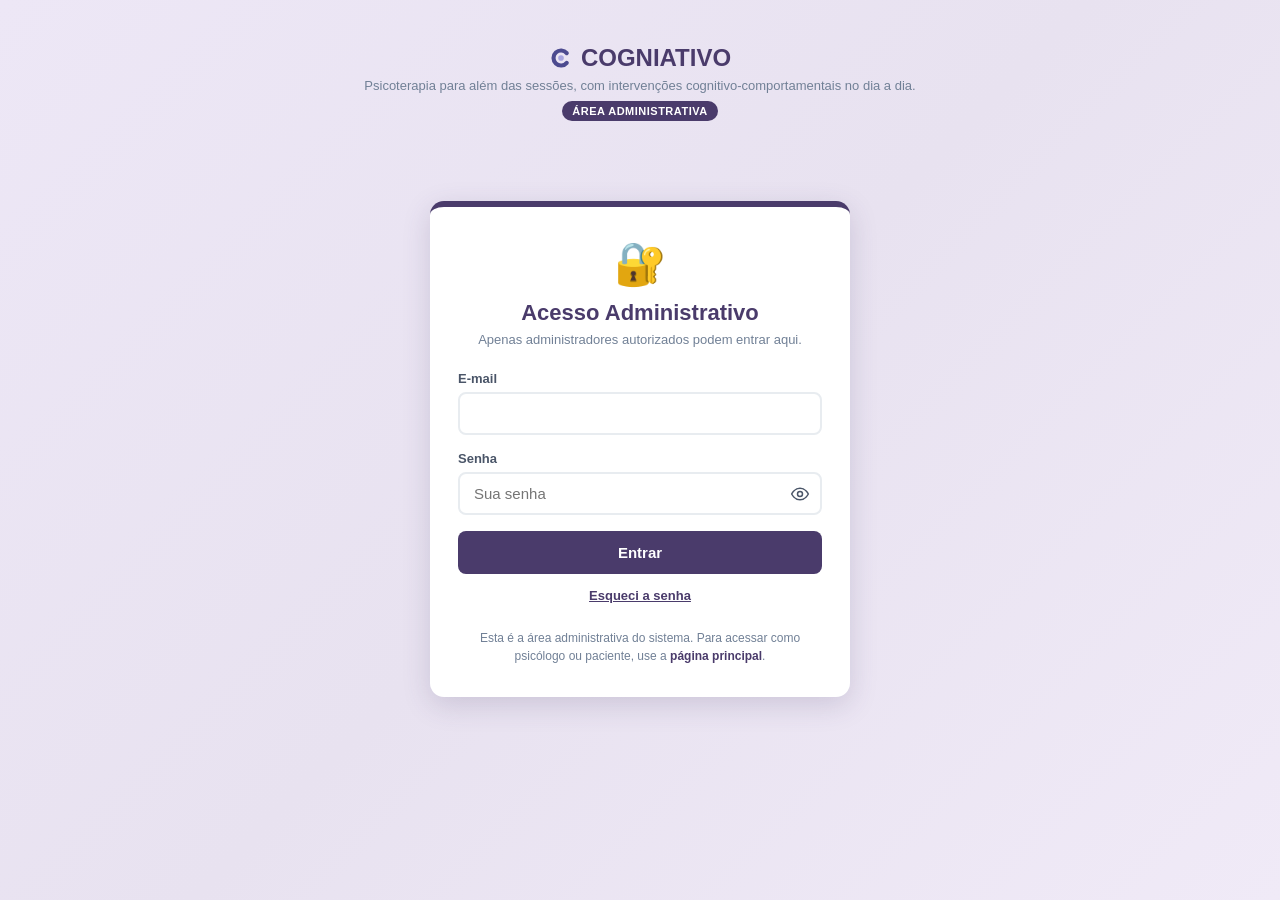
<file: admin.html>
<!DOCTYPE html>
<html lang="pt-BR">
<head>
<meta charset="UTF-8">
<!-- Pacote 18.8 (A8): CSP. Origem nova (script, fonte, fetch) só funciona depois de entrar nesta lista. -->
<meta http-equiv="Content-Security-Policy" content="default-src 'self'; script-src 'self' 'unsafe-inline'; style-src 'self' 'unsafe-inline' https://fonts.googleapis.com; font-src https://fonts.gstatic.com; img-src 'self' data:; connect-src https://script.google.com https://script.googleusercontent.com; object-src 'none'; base-uri 'self'; form-action 'self'">
<meta name="viewport" content="width=device-width, initial-scale=1.0">
<meta name="theme-color" content="#4A3B6B">
<title>COGNIATIVO — Área Administrativa</title>
<!-- Pacote 16.10: ícones da marca (marca/) -->
<link rel="icon" href="marca/favicon.svg" type="image/svg+xml">
<link rel="icon" href="marca/favicon-32.png" sizes="32x32" type="image/png">
<link rel="apple-touch-icon" href="marca/apple-touch-icon.png">
<link href="https://fonts.googleapis.com/css2?family=Nunito:wght@400;600;700;800&family=Quicksand:wght@400;500;600;700&display=swap" rel="stylesheet">
<style>
/* ==========================================================
   PACOTE 13.1.2 — FRONTEND ADMIN
   Identidade visual: mesma da app principal, paleta roxa.
   Variável CSS principal: --adm (cor da área administrativa).
   Trocar --adm em :root altera a cor de TUDO de uma vez.
   ========================================================== */

:root {
  /* Paleta admin (pode ser trocada se o Vinicius pedir cor diferente) */
  --adm:        #4A3B6B;     /* roxo escuro/grafite */
  --adm-bg:     #F5F1FA;     /* roxo muito claro (fundo de destaques) */
  --adm-lt:     #DDD3EC;     /* roxo claro (bordas, hovers) */
  --adm-dk:     #3A2D55;     /* roxo mais escuro (hover de botões) */

  /* Estados (alinhados com a paleta da app principal) */
  --green:      #6BBF8A;
  --green-bg:   #F2FBF5;
  --red:        #D94444;
  --red-bg:     #FEF2F2;
  --amber:      #D4A843;
  --amber-bg:   #FFFBF0;
  --gray:       #7A8D9C;
  --gray-bg:    #F5F7F9;
  --gray-lt:    #E8ECF0;

  /* Texto */
  --txt:        #2D3748;
  --txt-m:      #4A5568;
  --txt-l:      #718096;

  /* Estrutura */
  --w:          #FFF;
  --r:          14px;
  --rs:         8px;
  --border:     #DDE4EA;
}

* { margin:0; padding:0; box-sizing:border-box; }
html, body { height:100%; }

body {
  font-family:'Nunito', sans-serif;
  color:var(--txt);
  background:linear-gradient(135deg, #EDE7F6, #E8E2F0, #F0EAF7);
  min-height:100vh;
  -webkit-tap-highlight-color:transparent;
}

.app { max-width:1100px; margin:0 auto; padding:20px 16px 80px; }

/* ===== Cabeçalho ===== */
.app-header {
  text-align:center;
  padding:24px 0 20px;
  position:relative;
}
.app-header h1 {
  font-family:'Quicksand', sans-serif;
  font-size:24px;
  font-weight:700;
  color:var(--adm);
  display:inline-flex;
  align-items:center;
  gap:8px;
}
/* Pacote 16.10: símbolo da marca ao lado do título (cores fixas da marca: C #4C4A8F, ponto #A8A5E0) */
.adm-marca-simbolo { width:24px; height:24px; flex-shrink:0; }
.app-header p {
  font-size:13px;
  color:var(--txt-l);
  margin-top:4px;
}
.adm-badge {
  display:inline-block;
  background:var(--adm);
  color:var(--w);
  font-size:11px;
  font-weight:700;
  padding:4px 10px;
  border-radius:12px;
  letter-spacing:.5px;
  text-transform:uppercase;
  margin-top:8px;
}

/* ===== Seções (cada tela é um <div class="section">) ===== */
.section { display:none; }
.section.active { display:block; }

/* ============================================================
   LOGIN ADMIN
   ============================================================ */
.login-card {
  background:var(--w);
  border-radius:var(--r);
  padding:32px 28px;
  max-width:420px;
  margin:60px auto 0;
  box-shadow:0 8px 28px rgba(74, 59, 107, 0.18);
  border-top:6px solid var(--adm);
}
.login-icon {
  font-size:42px;
  text-align:center;
  margin-bottom:12px;
}
.login-title {
  font-family:'Quicksand', sans-serif;
  font-size:22px;
  font-weight:700;
  color:var(--adm);
  text-align:center;
  margin-bottom:6px;
}
.login-sub {
  font-size:13px;
  color:var(--txt-l);
  text-align:center;
  margin-bottom:24px;
}
.field {
  margin-bottom:16px;
}
.field label {
  display:block;
  font-size:13px;
  font-weight:600;
  color:var(--txt-m);
  margin-bottom:6px;
}
.field input, .field select, .field textarea {
  width:100%;
  padding:11px 14px;
  border:2px solid var(--gray-lt);
  border-radius:var(--rs);
  font-family:'Nunito', sans-serif;
  font-size:15px;
  color:var(--txt);
  background:var(--w);
  transition:border-color .2s;
}
.field input:focus, .field select:focus, .field textarea:focus {
  outline:none;
  border-color:var(--adm);
}
/* Pacote 18.12: olho da senha e aviso de Caps Lock (montado por admSenhaPreparar_) */
.senha-campo { position:relative; display:block; }
.senha-campo input { padding-right:48px; }
.senha-olho {
  position:absolute; top:0; right:0; width:44px; height:100%; min-height:44px;
  display:flex; align-items:center; justify-content:center;
  background:none; border:0; padding:0; color:var(--txt-m); cursor:pointer; border-radius:var(--rs);
}
.senha-olho:hover, .senha-olho[aria-pressed="true"] { color:var(--adm); }
.senha-olho:focus-visible { outline:2px solid var(--adm); outline-offset:-2px; }
.senha-olho svg { width:20px; height:20px; fill:none; stroke:currentColor; stroke-width:1.8; stroke-linecap:round; stroke-linejoin:round; }
.senha-caps { margin:6px 0 0; font-size:13px; font-weight:700; color:var(--txt-m); }
.field .hint {
  font-size:11px;
  color:var(--txt-l);
  margin-top:4px;
}

.btn-primary {
  width:100%;
  padding:13px;
  background:var(--adm);
  color:var(--w);
  border:none;
  border-radius:var(--rs);
  font-family:'Nunito', sans-serif;
  font-size:15px;
  font-weight:700;
  cursor:pointer;
  transition:background .2s, transform .15s;
}
.btn-primary:hover {
  background:var(--adm-dk);
}
.btn-primary:active {
  transform:translateY(1px);
}
.btn-primary:disabled {
  opacity:.5;
  cursor:not-allowed;
  transform:none;
}

.btn-secondary {
  padding:11px 18px;
  background:var(--w);
  color:var(--adm);
  border:2px solid var(--adm);
  border-radius:var(--rs);
  font-family:'Nunito', sans-serif;
  font-size:14px;
  font-weight:700;
  cursor:pointer;
  transition:background .2s;
}
.btn-secondary:hover { background:var(--adm-bg); }

.btn-danger {
  padding:11px 18px;
  background:var(--red);
  color:var(--w);
  border:none;
  border-radius:var(--rs);
  font-family:'Nunito', sans-serif;
  font-size:14px;
  font-weight:700;
  cursor:pointer;
  transition:background .2s;
}
.btn-danger:hover { background:#B83838; }

.alert {
  padding:11px 14px;
  border-radius:var(--rs);
  font-size:13px;
  margin-top:12px;
}
.alert-error { background:var(--red-bg); color:var(--red); border:1px solid var(--red); }
.alert-success { background:var(--green-bg); color:#2E7D45; border:1px solid var(--green); }
.alert-info { background:var(--adm-bg); color:var(--adm); border:1px solid var(--adm-lt); }
.hidden { display:none !important; }

.login-footer {
  font-size:12px;
  color:var(--txt-l);
  text-align:center;
  margin-top:18px;
  line-height:1.5;
}
.login-footer a {
  color:var(--adm);
  text-decoration:none;
  font-weight:600;
}

/* ============================================================
   DASHBOARD
   ============================================================ */
.dash-bar {
  display:flex;
  justify-content:space-between;
  align-items:center;
  background:var(--w);
  border-radius:var(--r);
  padding:14px 20px;
  margin-bottom:18px;
  box-shadow:0 2px 8px rgba(0,0,0,.06);
}
.dash-user {
  display:flex;
  align-items:center;
  gap:10px;
}
.dash-user-info {
  display:flex;
  flex-direction:column;
}
.dash-user-info strong {
  font-size:14px;
  color:var(--txt);
}
.dash-user-info small {
  font-size:11px;
  color:var(--txt-l);
}
.btn-logout {
  background:none;
  border:none;
  color:var(--adm);
  font-size:13px;
  font-weight:600;
  cursor:pointer;
  padding:6px 10px;
  border-radius:var(--rs);
}
.btn-logout:hover { background:var(--adm-bg); }

.dash-actions {
  display:flex;
  justify-content:space-between;
  align-items:center;
  margin-bottom:18px;
  gap:12px;
  flex-wrap:wrap;
}
.dash-title {
  font-family:'Quicksand', sans-serif;
  font-size:18px;
  font-weight:700;
  color:var(--txt);
}
.dash-count {
  color:var(--txt-l);
  font-size:13px;
  font-weight:400;
  margin-left:6px;
}

.btn-add {
  display:inline-flex;
  align-items:center;
  gap:8px;
  padding:11px 18px;
  background:var(--adm);
  color:var(--w);
  border:none;
  border-radius:var(--rs);
  font-family:'Nunito', sans-serif;
  font-size:14px;
  font-weight:700;
  cursor:pointer;
  transition:background .2s;
}
.btn-add:hover { background:var(--adm-dk); }

/* ===== Tabela de profissionais ===== */
.prof-table-wrap {
  background:var(--w);
  border-radius:var(--r);
  overflow:hidden;
  box-shadow:0 2px 8px rgba(0,0,0,.06);
}
.prof-table {
  width:100%;
  border-collapse:collapse;
}
.prof-table thead {
  background:var(--adm-bg);
}
.prof-table th {
  text-align:left;
  padding:14px 16px;
  font-family:'Quicksand', sans-serif;
  font-size:12px;
  font-weight:700;
  color:var(--adm);
  text-transform:uppercase;
  letter-spacing:.5px;
  border-bottom:2px solid var(--adm-lt);
}
.prof-table td {
  padding:14px 16px;
  font-size:14px;
  color:var(--txt-m);
  border-bottom:1px solid var(--gray-lt);
  vertical-align:middle;
}
.prof-table tr:last-child td {
  border-bottom:none;
}
.prof-table tr:hover {
  background:#FAFAFC;
}
.prof-sigla {
  font-family:'Quicksand', sans-serif;
  font-weight:700;
  color:var(--adm);
  font-size:14px;
}
.prof-nome {
  font-weight:600;
  color:var(--txt);
}
.prof-status {
  display:inline-block;
  padding:3px 10px;
  border-radius:10px;
  font-size:11px;
  font-weight:700;
  text-transform:uppercase;
  letter-spacing:.5px;
}
.prof-status.ativo {
  background:var(--green-bg);
  color:#2E7D45;
}
.prof-status.inativo {
  background:var(--red-bg);
  color:var(--red);
}
.prof-actions {
  display:flex;
  gap:6px;
  justify-content:flex-end;
  flex-wrap:wrap;
}
/* Pacote 18.1: WhatsApp por profissional (link de convite gerado nesta tela) e links do login */
a.btn-icon { text-decoration:none; display:inline-flex; align-items:center; }
a.btn-icon[aria-disabled="true"] { opacity:.5; cursor:not-allowed; }
.adm-link { background:none; border:none; color:var(--adm); font-weight:600; font-size:13px; cursor:pointer;
  text-decoration:underline; padding:8px; font-family:'Nunito', sans-serif; }
.adm-links { text-align:center; margin-top:6px; }
.btn-icon {
  background:var(--w);
  border:1px solid var(--gray-lt);
  border-radius:var(--rs);
  padding:6px 12px;
  font-size:12px;
  font-weight:600;
  color:var(--txt-m);
  cursor:pointer;
  transition:all .2s;
  font-family:'Nunito', sans-serif;
}
.btn-icon:hover {
  border-color:var(--adm);
  color:var(--adm);
  background:var(--adm-bg);
}
/* Pacote 18.8.1: profissional com pedido de alteração de dados */
.btn-icon.pedido { border-color:var(--adm); color:var(--adm); font-weight:700; }
.pedido-linha { padding:8px 0; border-bottom:1px solid var(--adm-lt); overflow-wrap:anywhere; }
.pedido-linha:last-child { border-bottom:none; }
.pedido-campo { font-weight:700; }
.btn-icon.danger:hover {
  border-color:var(--red);
  color:var(--red);
  background:var(--red-bg);
}

.empty-state {
  padding:50px 20px;
  text-align:center;
  color:var(--txt-l);
}
.empty-state-icon { font-size:48px; opacity:.4; margin-bottom:12px; }
.empty-state-title { font-size:16px; font-weight:700; color:var(--txt-m); margin-bottom:6px; }
.empty-state-sub { font-size:13px; }

/* Tabela compacta em telas pequenas */
@media (max-width: 768px) {
  .prof-table thead { display:none; }
  .prof-table tr {
    display:block;
    padding:12px;
    border-bottom:2px solid var(--gray-lt);
  }
  .prof-table td {
    display:block;
    padding:6px 0;
    border:none;
  }
  .prof-table td::before {
    content:attr(data-label) ': ';
    font-weight:700;
    color:var(--adm);
    font-size:11px;
    text-transform:uppercase;
  }
  .prof-actions { justify-content:flex-start; flex-wrap:wrap; margin-top:8px; }
}

/* ============================================================
   MODAL (cadastrar / editar / trocar senha / confirmar)
   ============================================================ */
.modal-backdrop {
  position:fixed;
  top:0; left:0; right:0; bottom:0;
  background:rgba(74, 59, 107, 0.55);
  z-index:1000;
  display:flex;
  align-items:flex-start;
  justify-content:center;
  padding:30px 16px;
  overflow-y:auto;
}
.modal-backdrop.hidden { display:none; }
.modal {
  background:var(--w);
  border-radius:var(--r);
  max-width:500px;
  width:100%;
  box-shadow:0 14px 40px rgba(0,0,0,.25);
  overflow:hidden;
  margin:auto;
}
.modal-head {
  padding:18px 22px;
  background:var(--adm-bg);
  border-bottom:1px solid var(--adm-lt);
  display:flex;
  justify-content:space-between;
  align-items:center;
}
.modal-title {
  font-family:'Quicksand', sans-serif;
  font-size:17px;
  font-weight:700;
  color:var(--adm);
}
.modal-close {
  background:none;
  border:none;
  font-size:22px;
  color:var(--txt-m);
  cursor:pointer;
  padding:0 4px;
  line-height:1;
}
.modal-close:hover { color:var(--adm); }
.modal-body {
  padding:22px;
}
.modal-foot {
  padding:14px 22px;
  background:var(--gray-bg);
  border-top:1px solid var(--gray-lt);
  display:flex;
  justify-content:flex-end;
  gap:10px;
}
.modal-foot .btn-secondary,
.modal-foot .btn-primary,
.modal-foot .btn-danger {
  width:auto;
}
.modal-body p {
  font-size:14px;
  color:var(--txt-m);
  line-height:1.5;
  margin-bottom:12px;
}

/* ============================================================
   LOADING OVERLAY
   ============================================================ */
.loading-overlay {
  position:fixed;
  top:0; left:0; right:0; bottom:0;
  background:rgba(255,255,255,0.7);
  z-index:9999;
  display:none;
  align-items:center;
  justify-content:center;
}
.loading-overlay.visible { display:flex; }

/* 18.11 (8.18): faixa "O servidor não respondeu" — o mesmo padrão do index, acima do loading e dos modais */
.erro-rede {
  position:fixed; left:50%; bottom:16px; transform:translateX(-50%);
  width:min(calc(100% - 32px), 768px); z-index:10300;
  display:none; align-items:center; gap:12px; flex-wrap:wrap; padding:12px 16px;
  background:#fff; border:1px solid var(--red); border-left:4px solid var(--red);
  border-radius:12px; box-shadow:0 8px 28px rgba(0,0,0,.18);
}
.erro-rede.visivel { display:flex; }
.erro-rede-txt { flex:1; min-width:180px; font-size:15px; }
.erro-rede-btn {
  min-height:44px; padding:0 20px; border:none; border-radius:10px;
  background:var(--adm); color:#fff; font:inherit; font-weight:700; cursor:pointer;
}
.erro-rede-btn:hover { background:var(--adm-dk); }
.loading-spinner {
  width:48px;
  height:48px;
  border:4px solid var(--adm-lt);
  border-top-color:var(--adm);
  border-radius:50%;
  animation:spin .8s linear infinite;
}
@keyframes spin {
  to { transform:rotate(360deg); }
}

</style>
</head>
<body>

<div class="app">

  <div class="app-header">
    <h1><svg class="adm-marca-simbolo" viewBox="0 0 64 64" aria-hidden="true"><path d="M47.32 19.14A20 20 0 1 0 47.32 44.86" fill="none" stroke="#4C4A8F" stroke-width="11" stroke-linecap="round"/><circle cx="32" cy="32" r="7.5" fill="#A8A5E0"/></svg>COGNIATIVO</h1>
    <p>Psicoterapia para além das sessões, com intervenções cognitivo-comportamentais no dia a dia.</p>
    <span class="adm-badge">Área Administrativa</span>
  </div>

  <!-- ============================================================
       TELA 1 — LOGIN ADMIN
       ============================================================ -->
  <div class="section active" id="sec-login-adm">
    <div class="login-card">
      <div class="login-icon">🔐</div>
      <div class="login-title" id="admLoginTitulo">Acesso Administrativo</div>
      <div class="login-sub" id="admLoginSub">Apenas administradores autorizados podem entrar aqui.</div>

      <!-- Pacote 18.1: login por e-mail; "Esqueci a senha" manda o link de redefinição (tela "Crie sua senha" no index-dev.html) -->
      <div id="admEntrar">
        <!-- Pacote 18.12: formulário de verdade, para o gerenciador de senhas do navegador oferecer guardar e preencher -->
        <form id="admFormLogin" novalidate onsubmit="admFazerLogin(); return false;">
        <div class="field">
          <label for="admEmail">E-mail</label>
          <input type="email" id="admEmail" autocomplete="username" inputmode="email" autocapitalize="off">
        </div>
        <div class="field">
          <label for="admSenha">Senha</label>
          <input type="password" id="admSenha" maxlength="128" autocomplete="current-password" placeholder="Sua senha">
        </div>

        <button class="btn-primary" id="admBtnLogin" type="submit">Entrar</button>
        </form>
        <div class="adm-links"><button class="adm-link" type="button" onclick="admMostrarLogin('esqueci')">Esqueci a senha</button></div>
      </div>
      <div class="hidden" id="admEsqueci">
        <div class="field">
          <label for="admEmailEsqueci">E-mail</label>
          <input type="email" id="admEmailEsqueci" autocomplete="username" inputmode="email" autocapitalize="off">
        </div>
        <button class="btn-primary" id="admBtnEsqueci" onclick="admPedirRedefinicao()">Enviar link</button>
        <div class="adm-links"><button class="adm-link" type="button" onclick="admMostrarLogin('entrar')">Voltar</button></div>
      </div>

      <div class="alert alert-error hidden" id="admLoginError"></div>
      <div class="alert alert-success hidden" id="admLoginOk"></div>

      <div class="login-footer">
        Esta é a área administrativa do sistema. Para acessar como
        psicólogo ou paciente, use a <a href="index-dev.html">página principal</a>.
      </div>
    </div>
  </div>

  <!-- ============================================================
       TELA 2 — DASHBOARD ADMIN
       ============================================================ -->
  <div class="section" id="sec-dash">
    <div class="dash-bar">
      <div class="dash-user">
        <span style="font-size:24px;">👤</span>
        <div class="dash-user-info">
          <strong id="dashUserNome">—</strong>
          <small id="dashUserSigla">—</small>
        </div>
      </div>
      <button class="btn-logout" onclick="admLogout()">Sair</button>
    </div>

    <!-- Pacote 18.1: confirmação do convite e erros das ações da tabela -->
    <div class="alert alert-success hidden" id="dashMsg" role="status"></div>
    <div class="alert alert-error hidden" id="dashErro" role="alert"></div>

    <div class="dash-actions">
      <div class="dash-title">
        Profissionais
        <span class="dash-count" id="dashCount"></span>
      </div>
      <button class="btn-add" onclick="admAbrirModalCadastro()">
        <span style="font-size:18px;">+</span>
        Cadastrar Novo Profissional
      </button>
    </div>

    <div class="prof-table-wrap">
      <table class="prof-table" id="profTable">
        <thead>
          <tr>
            <th>Sigla</th>
            <th>Nome</th>
            <th>Email</th>
            <th>CRP</th>
            <th>Status</th>
            <th style="text-align:right;">Ações</th>
          </tr>
        </thead>
        <tbody id="profTableBody">
          <!-- preenchido via JS -->
        </tbody>
      </table>
      <div id="profEmptyState" class="empty-state hidden">
        <div class="empty-state-icon">📋</div>
        <div class="empty-state-title">Nenhum profissional cadastrado</div>
        <div class="empty-state-sub">Clique em "Cadastrar Novo Profissional" para começar.</div>
      </div>
    </div>
  </div>


  <!-- ============================================================
       MODAL: CADASTRAR PROFISSIONAL
       ============================================================ -->
  <div class="modal-backdrop hidden" id="modalCadastro">
    <div class="modal">
      <div class="modal-head">
        <div class="modal-title">Cadastrar Novo Profissional</div>
        <button class="modal-close" onclick="admFecharModal('modalCadastro')">×</button>
      </div>
      <div class="modal-body">
        <div class="field">
          <label for="cadSigla">Sigla <span style="color:var(--red);">*</span></label>
          <input type="text" id="cadSigla" autocapitalize="characters" maxlength="15" placeholder="Ex: JOAO">
          <div class="hint">Identificador único. Letras maiúsculas, números e underline.</div>
        </div>
        <div class="field">
          <label for="cadNome">Nome completo <span style="color:var(--red);">*</span></label>
          <input type="text" id="cadNome" placeholder="Ex: João Silva">
        </div>
        <div class="field">
          <label for="cadEmail">Email <span style="color:var(--red);">*</span></label>
          <input type="email" id="cadEmail" placeholder="joao@exemplo.com">
          <div class="hint">Será o login do profissional. O acesso é criado depois, pelo botão "Enviar convite" na lista.</div>
        </div>
        <div class="field">
          <label for="cadTelefone">Telefone</label>
          <input type="text" id="cadTelefone" placeholder="(11) 99999-9999">
        </div>
        <div class="field">
          <label for="cadCRP">CRP</label>
          <input type="text" id="cadCRP" placeholder="Ex: 06/123456">
        </div>
        <div class="field">
          <label for="cadDataInicio">Data de início</label>
          <input type="date" id="cadDataInicio">
        </div>
        <div class="alert alert-error hidden" id="cadError"></div>
        <div class="alert alert-success hidden" id="cadSuccess"></div>
      </div>
      <div class="modal-foot">
        <button class="btn-secondary" onclick="admFecharModal('modalCadastro')">Cancelar</button>
        <button class="btn-primary" id="cadBtnSalvar" onclick="admSalvarCadastro()">Cadastrar</button>
      </div>
    </div>
  </div>


  <!-- ============================================================
       MODAL: EDITAR PROFISSIONAL
       ============================================================ -->
  <div class="modal-backdrop hidden" id="modalEditar">
    <div class="modal">
      <div class="modal-head">
        <div class="modal-title">Editar Profissional</div>
        <button class="modal-close" onclick="admFecharModal('modalEditar')">×</button>
      </div>
      <div class="modal-body">
        <div class="alert alert-info" id="edInfo">
          Editando: <strong id="edInfoSigla">—</strong>
          <span style="opacity:.7;">(sigla não pode ser alterada)</span>
        </div>
        <div class="field">
          <label for="edNome">Nome completo</label>
          <input type="text" id="edNome">
        </div>
        <div class="field">
          <label for="edEmail">Email</label>
          <input type="email" id="edEmail">
        </div>
        <div class="field">
          <label for="edTelefone">Telefone</label>
          <input type="text" id="edTelefone">
        </div>
        <div class="field">
          <label for="edCRP">CRP</label>
          <input type="text" id="edCRP">
        </div>
        <div class="field">
          <label for="edDataInicio">Data de início</label>
          <input type="date" id="edDataInicio">
        </div>
        <input type="hidden" id="edProfId">
        <div class="alert alert-error hidden" id="edError"></div>
        <div class="alert alert-success hidden" id="edSuccess"></div>
      </div>
      <div class="modal-foot">
        <button class="btn-secondary" onclick="admFecharModal('modalEditar')">Cancelar</button>
        <button class="btn-primary" id="edBtnSalvar" onclick="admSalvarEdicao()">Salvar alterações</button>
      </div>
    </div>
  </div>


  <!-- ============================================================
       MODAL: PEDIDO DE ALTERAÇÃO DE DADOS (Pacote 18.8.1)
       ============================================================ -->
  <div class="modal-backdrop hidden" id="modalPedido">
    <div class="modal">
      <div class="modal-head">
        <div class="modal-title">Pedido de alteração de dados</div>
        <button class="modal-close" onclick="admFecharModal('modalPedido')">×</button>
      </div>
      <div class="modal-body">
        <div class="alert alert-info">
          Profissional: <strong id="pedInfoSigla">—</strong>
        </div>
        <div id="pedCampos"></div>
        <input type="hidden" id="pedProfId">
        <div class="alert alert-error hidden" id="pedError"></div>
        <div class="alert alert-success hidden" id="pedSuccess"></div>
      </div>
      <div class="modal-foot">
        <button class="btn-secondary" id="pedBtnRecusar" onclick="admDecidirPedido(false)">Recusar</button>
        <button class="btn-primary" id="pedBtnAprovar" onclick="admDecidirPedido(true)">Aprovar</button>
      </div>
    </div>
  </div>


  <!-- ============================================================
       MODAL: TROCAR SENHA
       ============================================================ -->
  <div class="modal-backdrop hidden" id="modalSenha">
    <div class="modal">
      <div class="modal-head">
        <div class="modal-title">Trocar Senha do Profissional</div>
        <button class="modal-close" onclick="admFecharModal('modalSenha')">×</button>
      </div>
      <div class="modal-body">
        <p>Troca a senha de <strong id="senhaInfoSigla">—</strong>.
        Não é possível recuperar a senha antiga depois.</p>
        <div class="field">
          <label for="senhaNova">Nova senha</label>
          <input type="password" id="senhaNova" maxlength="128" placeholder="Mínimo 8 caracteres">
        </div>
        <div class="field">
          <label for="senhaConfirma">Confirmar nova senha</label>
          <input type="password" id="senhaConfirma" maxlength="128" placeholder="Digite a mesma senha de novo">
        </div>
        <input type="hidden" id="senhaProfId">
        <div class="alert alert-error hidden" id="senhaError"></div>
        <div class="alert alert-success hidden" id="senhaSuccess"></div>
      </div>
      <div class="modal-foot">
        <button class="btn-secondary" onclick="admFecharModal('modalSenha')">Cancelar</button>
        <button class="btn-primary" id="senhaBtnSalvar" onclick="admSalvarNovaSenha()">Trocar Senha</button>
      </div>
    </div>
  </div>


  <!-- ============================================================
       MODAL: CONFIRMAR DESATIVAR / REATIVAR
       ============================================================ -->
  <div class="modal-backdrop hidden" id="modalStatus">
    <div class="modal">
      <div class="modal-head">
        <div class="modal-title" id="statusTitulo">—</div>
        <button class="modal-close" onclick="admFecharModal('modalStatus')">×</button>
      </div>
      <div class="modal-body">
        <p id="statusTextoConfirma">—</p>
        <div class="alert alert-error hidden" id="statusError"></div>
      </div>
      <div class="modal-foot">
        <button class="btn-secondary" onclick="admFecharModal('modalStatus')">Cancelar</button>
        <button class="btn-primary" id="statusBtnConfirma" onclick="admConfirmarStatus()">Confirmar</button>
      </div>
    </div>
  </div>


  <!-- ============================================================
       LOADING
       ============================================================ -->
  <div class="erro-rede" id="admErroRede" role="alert">
    <span class="erro-rede-txt">O servidor não respondeu. Verifique a conexão e tente de novo.</span>
    <button type="button" class="erro-rede-btn" id="admErroRedeBtn">Tentar de novo</button>
  </div>

  <div class="loading-overlay" id="loadingOverlay">
    <div class="loading-spinner"></div>
  </div>

</div>


<script>
/* ==========================================================
   PACOTE 13.1.2 — FRONTEND ADMIN
   ========================================================== */

// URL do Apps Script (mesma do index-dev.html — backend unificado)
const APPS_SCRIPT_URL = 'https://script.google.com/macros/s/AKfycbx7kHrVq7KizCWCVeEhTpsBFcU36Vc1zUBWF1AuJxdPD3iO5K4LIPuZs2vXXr1OK94eAg/exec';

// Estado global da área admin (em memória apenas)
const ADM_STATE = {
  token: null,         // Pacote 18.1: crachá de sessão do admin (memória apenas; nunca a senha)
  nomeCompleto: null,
  convites: {},        // Pacote 18.1: profissional_id -> link do último convite gerado nesta tela (WhatsApp)
  profissionais: [],
  statusPendente: null,  // {profId, sigla, acao: 'desativar'|'reativar'}
};


/* ============================================================
   CHAMADA AO SERVIDOR
   ============================================================ */
// Pacote 18.1: ações sem crachá; todas as outras levam ADM_STATE.token.
const ADM_ACOES_PUBLICAS = ['ping', 'autenticar', 'pedirRedefinicao', 'definirSenha'];

// Pacote 18.11 (8.18): limite de tempo e "Tentar de novo", no padrão do index (16.4.6). Sem resposta em
// ADM_TIMEOUT_MS (ou com erro de rede) a faixa aparece e a MESMA chamada só é refeita no clique — nada se
// repete sozinho (cadastro, convite e troca de senha não podem sair em dobro). Sair da área admin desiste.
var ADM_TIMEOUT_MS = 60000;
var ADM_GERACAO = 0;          // sobe a cada login e a cada saída: resposta de sessão anterior é descartada
var ADM_ESPERANDO_FAIXA = [];

function admAguardarTentarDeNovo_() {
  return new Promise(function (resolver) {
    ADM_ESPERANDO_FAIXA.push(resolver);
    document.getElementById('admErroRede').classList.add('visivel');
  });
}
function admSoltarFaixa_() {
  document.getElementById('admErroRede').classList.remove('visivel');
  ADM_ESPERANDO_FAIXA.splice(0).forEach(function (r) { r(); });
}

async function admChamarServidor(acao, dados = {}) {
  const payload = { acao, ...dados };
  if (ADM_ACOES_PUBLICAS.indexOf(acao) === -1) payload.token = ADM_STATE.token || '';
  const geracao = ADM_GERACAO;
  const descartada = { ok: false, codigo: 'sessao_expirada', erro: '' };
  for (;;) {
    mostrarLoading(true);
    const ctrl = new AbortController();
    const timer = setTimeout(() => ctrl.abort(), ADM_TIMEOUT_MS);
    try {
      const resposta = await fetch(APPS_SCRIPT_URL, {
        method: 'POST',
        mode: 'cors',
        redirect: 'follow',
        headers: { 'Content-Type': 'text/plain;charset=utf-8' },
        body: JSON.stringify(payload),
        signal: ctrl.signal,
      });
      if (!resposta.ok) throw new Error('HTTP ' + resposta.status);
      const json = await resposta.json();
      if (geracao !== ADM_GERACAO) return descartada;
      if (json && json.ok === false && json.codigo === 'sessao_expirada') {
        admLogout();
        mostrarErro(document.getElementById('admLoginError'), json.erro || 'Sua sessão expirou. Entre de novo para continuar.');
      }
      return json;
    } catch (erro) {
      console.error('Erro ao chamar servidor:', erro && erro.message);
    } finally {
      clearTimeout(timer);
      mostrarLoading(false);
    }
    if (geracao !== ADM_GERACAO) return descartada;
    await admAguardarTentarDeNovo_();
    if (geracao !== ADM_GERACAO) return descartada;
  }
}

function mostrarLoading(visivel) {
  document.getElementById('loadingOverlay').classList.toggle('visible', visivel);
}


/* ============================================================
   NAVEGAÇÃO ENTRE SEÇÕES
   ============================================================ */
function admIrPara(idSecao) {
  document.querySelectorAll('.section').forEach(s => s.classList.remove('active'));
  document.getElementById(idSecao).classList.add('active');
  window.scrollTo({ top: 0, behavior: 'smooth' });
}


/* ============================================================
   LOGIN ADMIN
   ============================================================ */
async function admFazerLogin() {
  admSenhaOcultarTodas_(); // 18.12
  const email = document.getElementById('admEmail').value.trim().toLowerCase();
  const senha = document.getElementById('admSenha').value;
  const erroBox = document.getElementById('admLoginError');
  const btn = document.getElementById('admBtnLogin');

  erroBox.classList.add('hidden');

  if (!email || !senha) {
    erroBox.textContent = 'Preencha e-mail e senha.';
    erroBox.classList.remove('hidden');
    return;
  }

  btn.disabled = true;
  btn.textContent = 'Entrando...';

  const resp = await admChamarServidor('autenticar', {
    tipo: 'admin', email, senha
  });

  btn.disabled = false;
  btn.textContent = 'Entrar';

  if (!resp.ok) {
    erroBox.textContent = resp.erro || 'Erro ao autenticar.';
    erroBox.classList.remove('hidden');
    document.getElementById('admSenha').value = '';
    return;
  }

  // Pacote 18.1: guarda só o crachá de sessão (memória); a senha não fica em lugar nenhum
  const perfil = resp.perfil || {};
  ADM_GERACAO++;
  ADM_STATE.token = resp.token;
  ADM_STATE.nomeCompleto = perfil.nome_completo || perfil.nome;
  ADM_STATE.convites = {};

  // Limpa os campos do form de login
  document.getElementById('admEmail').value = '';
  document.getElementById('admSenha').value = '';
  document.getElementById('admLoginOk').classList.add('hidden');

  // Atualiza header e vai pro dashboard
  document.getElementById('dashUserNome').textContent = ADM_STATE.nomeCompleto || perfil.sigla;
  document.getElementById('dashUserSigla').textContent = 'Admin · ' + perfil.sigla;

  admIrPara('sec-dash');
  await admCarregarProfissionais();
}

function admLogout() {
  // Limpa estado em memória (não tem sessionStorage por segurança)
  ADM_GERACAO++;
  ADM_STATE.token = null;
  ADM_STATE.nomeCompleto = null;
  ADM_STATE.profissionais = [];
  ADM_STATE.convites = {};
  ADM_STATE.statusPendente = null;
  admSoltarFaixa_();
  ['modalCadastro','modalEditar','modalSenha','modalStatus','modalPedido'].forEach(admFecharModal);
  document.getElementById('pedCampos').innerHTML = ''; document.getElementById('pedProfId').value = ''; document.getElementById('pedInfoSigla').textContent = '—'; // 18.8.1
  // 18.11 (8.54): a tela também sai — lista, cabeçalho, avisos e o que ficou digitado nos modais
  document.getElementById('profTableBody').innerHTML = '';
  document.getElementById('dashCount').textContent = '';
  document.getElementById('dashUserNome').textContent = '—';
  document.getElementById('dashUserSigla').textContent = '—';
  ['dashMsg','dashErro'].forEach(id => { const el = document.getElementById(id); el.textContent = ''; el.classList.add('hidden'); });
  ['cadSigla','cadNome','cadEmail','cadTelefone','cadCRP','cadDataInicio','edProfId','edNome','edEmail','edTelefone','edCRP','edDataInicio',
   'senhaProfId','senhaNova','senhaConfirma'].forEach(id => { document.getElementById(id).value = ''; });
  ['edInfoSigla','senhaInfoSigla'].forEach(id => { document.getElementById(id).textContent = '—'; });
  document.getElementById('statusTextoConfirma').textContent = '';
  admMostrarLogin('entrar');
  admIrPara('sec-login-adm');
}

/* Pacote 18.1: "Esqueci a senha" do admin (link de redefinição; resposta idêntica exista ou não o e-mail) */
function admMostrarLogin(tela) {
  const esqueci = tela === 'esqueci';
  document.getElementById('admLoginTitulo').textContent = esqueci ? 'Esqueci a senha' : 'Acesso Administrativo';
  document.getElementById('admLoginSub').textContent = esqueci
    ? 'Informe o e-mail cadastrado. Se ele estiver no sistema, você receberá um link para criar uma senha nova.'
    : 'Apenas administradores autorizados podem entrar aqui.';
  document.getElementById('admEntrar').classList.toggle('hidden', esqueci);
  document.getElementById('admEsqueci').classList.toggle('hidden', !esqueci);
  document.getElementById('admLoginError').classList.add('hidden');
  if (esqueci) document.getElementById('admLoginOk').classList.add('hidden');
}

async function admPedirRedefinicao() {
  const email = document.getElementById('admEmailEsqueci').value.trim().toLowerCase();
  if (!/^[^\s@]+@[^\s@]+\.[^\s@]+$/.test(email)) return mostrarErro(document.getElementById('admLoginError'), 'E-mail inválido');
  await admChamarServidor('pedirRedefinicao', { tipo: 'admin', email });
  admMostrarLogin('entrar');
  const ok = document.getElementById('admLoginOk');
  ok.textContent = 'Se o e-mail estiver cadastrado, o link chegará em alguns minutos. Confira também a caixa de spam.';
  ok.classList.remove('hidden');
}


/* ============================================================
   CARREGAR E RENDERIZAR LISTA DE PROFISSIONAIS
   ============================================================ */
async function admCarregarProfissionais() {
  const resp = await admChamarServidor('admListarProfissionais', {});

  if (!resp.ok) {
    // Pacote 18.1: aviso na tela do login em vez de alert(); sessão expirada já voltou ao login
    if (resp.codigo !== 'sessao_expirada') {
      admLogout();
      mostrarErro(document.getElementById('admLoginError'), 'Erro ao carregar profissionais: ' + (resp.erro || 'erro desconhecido'));
    }
    return;
  }

  ADM_STATE.profissionais = resp.profissionais || [];
  admRenderizarTabela();
}

function admRenderizarTabela() {
  const tbody = document.getElementById('profTableBody');
  const empty = document.getElementById('profEmptyState');
  const count = document.getElementById('dashCount');
  const lista = ADM_STATE.profissionais;

  count.textContent = '(' + lista.length + ')';

  if (lista.length === 0) {
    tbody.innerHTML = '';
    empty.classList.remove('hidden');
    return;
  }
  empty.classList.add('hidden');

  let html = '';
  for (const p of lista) {
    const ativo = String(p.ativo || '').trim().toLowerCase() === 'sim';
    const statusClass = ativo ? 'ativo' : 'inativo';
    const statusTxt = ativo ? 'Ativo' : 'Inativo';
    const profId = escapeHtml(p.profissional_id || '');
    const sigla = escapeHtml(p.sigla || '');
    const nome = escapeHtml(p.nome_completo || '—');
    const email = escapeHtml(p.email || '—');
    const crp = escapeHtml(p.crp || '—');
    // Pacote 18.1.2 (8.64): WhatsApp com telefone válido, com ou sem convite por e-mail; sem link
    // guardado, o clique gera um (canal 'link') antes de abrir
    const tel = String(p.telefone || '').replace(/\D/g, '');
    const telOk = tel.length === 10 || tel.length === 11;
    const link = admLinkGuardado(p.profissional_id);
    const whats = !telOk
      ? `<a class="btn-icon" target="_blank" rel="noopener" aria-disabled="true" onclick="return false" title="Cadastre o telefone para enviar pelo WhatsApp">WhatsApp</a>`
      : link
        ? `<a class="btn-icon" target="_blank" rel="noopener" aria-disabled="false" href="${escapeHtml(admLinkWhatsApp(tel, link))}">WhatsApp</a>`
        : `<a class="btn-icon" target="_blank" rel="noopener" aria-disabled="false" data-adm-acao="whats" data-prof="${profId}">WhatsApp</a>`;
    // 18.11 (8.54): nenhum valor do servidor dentro do JS de um onclick — o botão leva data-* e a tabela tem um ouvinte só
    const convite = ativo ? `<button class="btn-icon" data-adm-acao="convite" data-prof="${profId}">Enviar convite</button>${whats}` : '';

    const btnStatus = ativo
      ? `<button class="btn-icon danger" data-adm-acao="desativar" data-prof="${profId}" data-sigla="${sigla}">Desativar</button>`
      : `<button class="btn-icon" data-adm-acao="reativar" data-prof="${profId}" data-sigla="${sigla}">Reativar</button>`;

    html += `
      <tr>
        <td data-label="Sigla"><span class="prof-sigla">${sigla}</span></td>
        <td data-label="Nome"><span class="prof-nome">${nome}</span></td>
        <td data-label="Email">${email}</td>
        <td data-label="CRP">${crp}</td>
        <td data-label="Status"><span class="prof-status ${statusClass}">${statusTxt}</span></td>
        <td data-label="Ações">
          <div class="prof-actions">
            ${p.pedido ? `<button class="btn-icon pedido" data-adm-acao="pedido" data-prof="${profId}">Pedido de alteração</button>` : ''}
            <button class="btn-icon" data-adm-acao="editar" data-prof="${profId}">Editar</button>
            <button class="btn-icon" data-adm-acao="senha" data-prof="${profId}" data-sigla="${sigla}">Senha</button>
            ${convite}
            ${btnStatus}
          </div>
        </td>
      </tr>
    `;
  }
  tbody.innerHTML = html;
}

document.getElementById('admErroRedeBtn').addEventListener('click', admSoltarFaixa_); // 18.11 (8.18)

// 18.11 (8.54): um ouvinte para todos os botões da tabela (o valor vem do data-*, nunca de código montado)
document.getElementById('profTableBody').addEventListener('click', function (e) {
  const el = e.target.closest('[data-adm-acao]');
  if (!el) return;
  const profId = el.dataset.prof || '', sigla = el.dataset.sigla || '';
  switch (el.dataset.admAcao) {
    case 'editar': admAbrirModalEditar(profId); break;
    case 'pedido': admAbrirModalPedido(profId); break; // 18.8.1
    case 'senha': admAbrirModalSenha(profId, sigla); break;
    case 'convite': admEnviarConvite(profId); break;
    case 'whats': e.preventDefault(); admWhatsGerarLink(profId); break;
    case 'desativar': admConfirmarDesativar(profId, sigla); break;
    case 'reativar': admConfirmarReativar(profId, sigla); break;
  }
});


/* ============================================================
   Pacote 18.1: CONVITE DO PROFISSIONAL (e-mail) E WHATSAPP
   ============================================================ */
function admLinkWhatsApp(telefone, link) {
  // 18.10: quem assina é o admin da sessão (primeiro nome do cadastro); o resto do texto não mudou
  const quem = String(ADM_STATE.nomeCompleto || '').trim().split(/\s+/)[0] || '';
  const msg = 'Olá! ' + (quem ? 'Aqui é o ' + quem + '. ' : '') + 'Seu acesso ao COGNIATIVO está pronto. Toque no link para criar sua senha: ' + link + '. Ele vale por 48 horas.';
  return 'https://wa.me/55' + String(telefone || '').replace(/\D/g, '') + '?text=' + encodeURIComponent(msg);
}

// 18.1.2 (8.64): link guardado por profissional enquanto a página viver (vale 48 h no servidor)
function admLinkGuardado(profId) {
  const g = ADM_STATE.convites[profId];
  return (g && Date.now() - g.em < 47 * 3600 * 1000) ? g.link : '';
}
function admGuardarLink(profId, link) {
  ADM_STATE.convites[profId] = { link: link, em: Date.now() };
}

// Sem link guardado: a aba abre no próprio clique (síncrono, para o bloqueador de pop-up não barrar),
// o link é gerado (canal 'link') e só então a aba vai para o wa.me
async function admWhatsGerarLink(profId) {
  const p = (ADM_STATE.profissionais || []).find(x => x.profissional_id === profId);
  const tel = String((p && p.telefone) || '').replace(/\D/g, '');
  const aba = window.open('about:blank', '_blank');
  const erro = document.getElementById('dashErro');
  document.getElementById('dashMsg').classList.add('hidden'); erro.classList.add('hidden');
  const resp = await admChamarServidor('admEnviarConvite', { profissionalId: profId, canal: 'link' });
  if (!resp || !resp.ok || !resp.link) {
    if (aba) aba.close();
    if (resp && resp.codigo === 'sessao_expirada') return;
    return mostrarErro(erro, (resp && resp.erro) || 'Erro ao enviar o convite.');
  }
  admGuardarLink(profId, resp.link);
  admRenderizarTabela();
  const url = admLinkWhatsApp(tel, resp.link);
  if (aba) { aba.opener = null; aba.location.href = url; } else window.open(url, '_blank', 'noopener');
}

async function admEnviarConvite(profId) {
  const msg = document.getElementById('dashMsg');
  const erro = document.getElementById('dashErro');
  msg.classList.add('hidden'); erro.classList.add('hidden');
  const resp = await admChamarServidor('admEnviarConvite', { profissionalId: profId, canal: 'email' });
  // 18.1.2: o link do e-mail vale junto com o do WhatsApp; o WhatsApp continua com o link que já tinha
  if (resp && resp.ok && resp.link && !admLinkGuardado(profId)) admGuardarLink(profId, resp.link);
  admRenderizarTabela();
  if (!resp || !resp.ok) {
    if (resp && resp.codigo === 'sessao_expirada') return;
    return mostrarErro(erro, (resp && resp.erro) || 'Erro ao enviar o convite.');
  }
  msg.textContent = 'Convite enviado.';
  msg.classList.remove('hidden');
}


/* ============================================================
   MODAL: CADASTRAR
   ============================================================ */
function admAbrirModalCadastro() {
  // Limpa form
  ['cadSigla','cadNome','cadEmail','cadTelefone','cadCRP','cadDataInicio']
    .forEach(id => document.getElementById(id).value = '');
  document.getElementById('cadError').classList.add('hidden');
  document.getElementById('cadSuccess').classList.add('hidden');

  // Preenche data início com hoje (sugestão)
  document.getElementById('cadDataInicio').value = new Date().toISOString().slice(0,10);

  document.getElementById('modalCadastro').classList.remove('hidden');
  setTimeout(() => document.getElementById('cadSigla').focus(), 100);
}

async function admSalvarCadastro() {
  const erroBox = document.getElementById('cadError');
  const sucBox = document.getElementById('cadSuccess');
  const btn = document.getElementById('cadBtnSalvar');
  erroBox.classList.add('hidden');
  sucBox.classList.add('hidden');

  const dados = {
    sigla: document.getElementById('cadSigla').value.trim().toUpperCase(),
    nomeCompleto: document.getElementById('cadNome').value.trim(),
    email: document.getElementById('cadEmail').value.trim(),
    telefone: document.getElementById('cadTelefone').value.trim(),
    crp: document.getElementById('cadCRP').value.trim(),
    dataInicio: document.getElementById('cadDataInicio').value
  };

  // Validação básica no cliente (servidor revalida)
  if (!dados.sigla) {
    return mostrarErro(erroBox, 'Sigla obrigatória.');
  }
  if (!/^[A-Z0-9_]{2,15}$/.test(dados.sigla)) {
    return mostrarErro(erroBox, 'Sigla deve ter 2-15 caracteres (letras maiúsculas, números, underline).');
  }
  if (!dados.nomeCompleto) {
    return mostrarErro(erroBox, 'Nome completo obrigatório.');
  }
  if (!/^[^\s@]+@[^\s@]+\.[^\s@]+$/.test(dados.email)) {
    return mostrarErro(erroBox, 'E-mail inválido');
  }

  btn.disabled = true;
  btn.textContent = 'Cadastrando...';

  const resp = await admChamarServidor('admCadastrarProfissional', {
    dados
  });

  btn.disabled = false;
  btn.textContent = 'Cadastrar';

  if (!resp.ok) {
    return mostrarErro(erroBox, resp.erro || 'Erro ao cadastrar.');
  }

  sucBox.textContent = '✓ Profissional ' + resp.sigla + ' cadastrado com sucesso!';
  sucBox.classList.remove('hidden');

  // Fecha modal e recarrega lista após pequeno delay
  setTimeout(async () => {
    admFecharModal('modalCadastro');
    await admCarregarProfissionais();
  }, 1200);
}


/* ============================================================
   MODAL: PEDIDO DE ALTERAÇÃO DE DADOS (Pacote 18.8.1)
   O profissional pede em "Meus dados"; aqui o admin vê campo a campo "atual → pedido" e aprova ou recusa.
   ============================================================ */
const ADM_PEDIDO_CAMPOS = [['nomeCompleto', 'nome_completo', 'Nome completo'], ['email', 'email', 'Email'],
  ['telefone', 'telefone', 'Telefone'], ['crp', 'crp', 'CRP']];

function admAbrirModalPedido(profId) {
  const p = ADM_STATE.profissionais.find(x => x.profissional_id === profId);
  if (!p || !p.pedido || !p.pedido.campos) return;
  document.getElementById('pedProfId').value = p.profissional_id;
  document.getElementById('pedInfoSigla').textContent = p.sigla + ' — ' + (p.nome_completo || '');
  let html = '';
  for (const [chave, coluna, rotulo] of ADM_PEDIDO_CAMPOS) {
    if (typeof p.pedido.campos[chave] !== 'string') continue;
    html += '<div class="pedido-linha"><span class="pedido-campo">' + escapeHtml(rotulo) + ':</span> ' +
      escapeHtml(String(p[coluna] === undefined || p[coluna] === null || p[coluna] === '' ? '(vazio)' : p[coluna])) + ' → <strong>' +
      escapeHtml(p.pedido.campos[chave] || '(vazio)') + '</strong></div>';
  }
  document.getElementById('pedCampos').innerHTML = html;
  document.getElementById('pedError').classList.add('hidden');
  document.getElementById('pedSuccess').classList.add('hidden');
  document.getElementById('pedBtnAprovar').disabled = false;
  document.getElementById('pedBtnRecusar').disabled = false;
  document.getElementById('modalPedido').classList.remove('hidden');
}

async function admDecidirPedido(aprovar) {
  const erroBox = document.getElementById('pedError');
  const sucBox = document.getElementById('pedSuccess');
  const profId = document.getElementById('pedProfId').value;
  if (!profId) return;
  erroBox.classList.add('hidden');
  sucBox.classList.add('hidden');
  const botoes = [document.getElementById('pedBtnAprovar'), document.getElementById('pedBtnRecusar')];
  botoes.forEach(b => { b.disabled = true; });

  const resp = await admChamarServidor(aprovar ? 'admAprovarPedido' : 'admRecusarPedido', { profissionalId: profId });

  if (!resp.ok) {
    botoes.forEach(b => { b.disabled = false; });
    return mostrarErro(erroBox, resp.erro || 'Erro ao gravar a decisão.');
  }
  if (aprovar) delete ADM_STATE.convites[profId]; // e-mail trocado invalida os links pendentes no servidor
  sucBox.textContent = aprovar ? 'Alteração aprovada.' : 'Pedido recusado.';
  sucBox.classList.remove('hidden');
  setTimeout(async () => {
    admFecharModal('modalPedido');
    await admCarregarProfissionais();
  }, 1000);
}


/* ============================================================
   MODAL: EDITAR
   ============================================================ */
function admAbrirModalEditar(profId) {
  const p = ADM_STATE.profissionais.find(x => x.profissional_id === profId);
  if (!p) return;

  document.getElementById('edProfId').value = p.profissional_id;
  document.getElementById('edInfoSigla').textContent = p.sigla;
  document.getElementById('edNome').value = p.nome_completo || '';
  document.getElementById('edEmail').value = p.email || '';
  document.getElementById('edTelefone').value = p.telefone || '';
  document.getElementById('edCRP').value = p.crp || '';
  // 18.11 (8.54): a data chega do servidor como data ISO com hora ("2026-10-04T03:00:00.000Z"), que o campo
  // de data recusa — ele ficava vazio e "Salvar alterações" apagava a data. O campo recebe só AAAA-MM-DD.
  document.getElementById('edDataInicio').value = admDataParaCampo_(p.data_inicio);
  document.getElementById('edDataInicio').dataset.original = document.getElementById('edDataInicio').value;
  document.getElementById('edError').classList.add('hidden');
  document.getElementById('edSuccess').classList.add('hidden');

  document.getElementById('modalEditar').classList.remove('hidden');
}

function admDataParaCampo_(valor) {
  const m = /^(\d{4}-\d{2}-\d{2})/.exec(String(valor === null || valor === undefined ? '' : valor));
  return m ? m[1] : '';
}

async function admSalvarEdicao() {
  const erroBox = document.getElementById('edError');
  const sucBox = document.getElementById('edSuccess');
  const btn = document.getElementById('edBtnSalvar');
  erroBox.classList.add('hidden');
  sucBox.classList.add('hidden');

  const profId = document.getElementById('edProfId').value;
  const mudancas = {
    nomeCompleto: document.getElementById('edNome').value.trim(),
    email: document.getElementById('edEmail').value.trim(),
    telefone: document.getElementById('edTelefone').value.trim(),
    crp: document.getElementById('edCRP').value.trim()
  };
  // 18.11 (8.54): a data de início só vai quando foi mexida (campo intocado não regrava nem apaga)
  const campoData = document.getElementById('edDataInicio');
  if (campoData.value !== (campoData.dataset.original || '')) mudancas.dataInicio = campoData.value;

  if (!mudancas.nomeCompleto) {
    return mostrarErro(erroBox, 'Nome completo não pode ficar vazio.');
  }

  btn.disabled = true;
  btn.textContent = 'Salvando...';

  const resp = await admChamarServidor('admAtualizarProfissional', {
    profissionalId: profId,
    mudancas
  });

  btn.disabled = false;
  btn.textContent = 'Salvar alterações';

  if (!resp.ok) {
    return mostrarErro(erroBox, resp.erro || 'Erro ao salvar.');
  }

  delete ADM_STATE.convites[profId]; // 18.1.2: e-mail trocado invalida os links pendentes no servidor
  sucBox.textContent = '✓ Alterações salvas!';
  sucBox.classList.remove('hidden');

  setTimeout(async () => {
    admFecharModal('modalEditar');
    await admCarregarProfissionais();
  }, 1000);
}


/* ============================================================
   MODAL: TROCAR SENHA
   ============================================================ */
function admAbrirModalSenha(profId, sigla) {
  document.getElementById('senhaProfId').value = profId;
  document.getElementById('senhaInfoSigla').textContent = sigla;
  document.getElementById('senhaNova').value = '';
  document.getElementById('senhaConfirma').value = '';
  document.getElementById('senhaError').classList.add('hidden');
  document.getElementById('senhaSuccess').classList.add('hidden');
  document.getElementById('modalSenha').classList.remove('hidden');
  setTimeout(() => document.getElementById('senhaNova').focus(), 100);
}

async function admSalvarNovaSenha() {
  const erroBox = document.getElementById('senhaError');
  const sucBox = document.getElementById('senhaSuccess');
  const btn = document.getElementById('senhaBtnSalvar');
  erroBox.classList.add('hidden');
  sucBox.classList.add('hidden');

  const profId = document.getElementById('senhaProfId').value;
  const novaSenha = document.getElementById('senhaNova').value;
  const confirma = document.getElementById('senhaConfirma').value;

  if (!novaSenha || novaSenha.length < 8) {
    return mostrarErro(erroBox, 'Senha deve ter no mínimo 8 caracteres.');
  }
  if (novaSenha !== confirma) {
    return mostrarErro(erroBox, 'As senhas digitadas não coincidem.');
  }

  btn.disabled = true;
  btn.textContent = 'Trocando...';

  const resp = await admChamarServidor('admTrocarSenhaProfissional', {
    profissionalId: profId,
    novaSenha
  });

  btn.disabled = false;
  btn.textContent = 'Trocar Senha';

  if (!resp.ok) {
    return mostrarErro(erroBox, resp.erro || 'Erro ao trocar senha.');
  }

  delete ADM_STATE.convites[profId]; // 18.1.2: senha gravada invalida os links pendentes no servidor
  sucBox.textContent = '✓ Senha trocada com sucesso!';
  sucBox.classList.remove('hidden');

  setTimeout(() => admFecharModal('modalSenha'), 1200);
}


/* ============================================================
   MODAL: CONFIRMAR DESATIVAR / REATIVAR
   ============================================================ */
function admConfirmarDesativar(profId, sigla) {
  ADM_STATE.statusPendente = { profId, sigla, acao: 'desativar' };
  document.getElementById('statusTitulo').textContent = 'Desativar Profissional';
  document.getElementById('statusTextoConfirma').innerHTML =
    `Tem certeza que deseja desativar o profissional <strong>${escapeHtml(sigla)}</strong>?<br><br>` +
    `Ele <strong>não conseguirá mais fazer login</strong>, e os pacientes dele também ` +
    `ficam sem acesso enquanto ele estiver desativado. Esta ação pode ser revertida.`;
  document.getElementById('statusBtnConfirma').textContent = 'Sim, desativar';
  document.getElementById('statusBtnConfirma').className = 'btn-danger';
  document.getElementById('statusError').classList.add('hidden');
  document.getElementById('modalStatus').classList.remove('hidden');
}

function admConfirmarReativar(profId, sigla) {
  ADM_STATE.statusPendente = { profId, sigla, acao: 'reativar' };
  document.getElementById('statusTitulo').textContent = 'Reativar Profissional';
  document.getElementById('statusTextoConfirma').innerHTML =
    `Reativar o profissional <strong>${escapeHtml(sigla)}</strong>?<br><br>` +
    `Ele voltará a conseguir fazer login normalmente.`;
  document.getElementById('statusBtnConfirma').textContent = 'Sim, reativar';
  document.getElementById('statusBtnConfirma').className = 'btn-primary';
  document.getElementById('statusError').classList.add('hidden');
  document.getElementById('modalStatus').classList.remove('hidden');
}

async function admConfirmarStatus() {
  const erroBox = document.getElementById('statusError');
  const btn = document.getElementById('statusBtnConfirma');
  erroBox.classList.add('hidden');

  const pendente = ADM_STATE.statusPendente;
  if (!pendente) return;

  const acao = pendente.acao === 'desativar'
    ? 'admDesativarProfissional'
    : 'admReativarProfissional';

  btn.disabled = true;
  const textoOriginal = btn.textContent;
  btn.textContent = 'Processando...';

  const resp = await admChamarServidor(acao, {
    profissionalId: pendente.profId
  });

  btn.disabled = false;
  btn.textContent = textoOriginal;

  if (!resp.ok) {
    return mostrarErro(erroBox, resp.erro || 'Erro ao alterar status.');
  }

  delete ADM_STATE.convites[pendente.profId]; // 18.1.2: desativar invalida os links pendentes no servidor
  ADM_STATE.statusPendente = null;
  admFecharModal('modalStatus');
  await admCarregarProfissionais();
}


/* ============================================================
   UTILITÁRIOS
   ============================================================ */
function admFecharModal(id) {
  document.getElementById(id).classList.add('hidden');
}

function mostrarErro(box, msg) {
  box.textContent = msg;
  box.classList.remove('hidden');
}

// Pacote 18.3: escapador ÚNICO de saída (o mesmo do index-dev.html): & < > " ' (o & primeiro); null/undefined → ''.
function esc(s) {
  return (s === null || s === undefined ? '' : String(s))
    .replace(/&/g, '&amp;')
    .replace(/</g, '&lt;')
    .replace(/>/g, '&gt;')
    .replace(/"/g, '&quot;')
    .replace(/'/g, '&#39;');
}
function escapeHtml(s) { return esc(s); } // atalho (18.3)

// ESC fecha qualquer modal aberto
document.addEventListener('keydown', (e) => {
  if (e.key === 'Escape') {
    ['modalCadastro','modalEditar','modalSenha','modalStatus'].forEach(id => {
      const m = document.getElementById(id);
      if (m && !m.classList.contains('hidden')) admFecharModal(id);
    });
  }
});

// Pacote 18.12: o Enter no login envia pelo formulário (admFormLogin).
// Olho da senha e aviso de Caps Lock em todo campo de senha; nada é guardado, o botão só troca o tipo do campo.
var ADM_OLHO = '<path d="M2 12s3.6-7 10-7 10 7 10 7-3.6 7-10 7S2 12 2 12z"/><circle cx="12" cy="12" r="3"/>';
function admSenhaMostrar_(campo, olho, mostrar) {
  campo.type = mostrar ? 'text' : 'password';
  olho.setAttribute('aria-pressed', mostrar ? 'true' : 'false');
  olho.setAttribute('aria-label', mostrar ? 'Ocultar senha' : 'Mostrar senha');
  olho.innerHTML = '<svg viewBox="0 0 24 24" aria-hidden="true">' + ADM_OLHO + (mostrar ? '<path d="M4 4l16 16"/>' : '') + '</svg>';
}
function admSenhaOcultarTodas_() {
  document.querySelectorAll('.senha-campo').forEach(function (caixa) {
    admSenhaMostrar_(caixa.querySelector('input'), caixa.querySelector('.senha-olho'), false);
  });
}
(function admSenhaPreparar_() {
  document.querySelectorAll('input[type="password"]').forEach(function (campo) {
    var caixa = document.createElement('span');
    caixa.className = 'senha-campo';
    campo.parentNode.insertBefore(caixa, campo);
    caixa.appendChild(campo);
    var olho = document.createElement('button');
    olho.type = 'button';
    olho.className = 'senha-olho';
    olho.addEventListener('click', function () { admSenhaMostrar_(campo, olho, campo.type === 'password'); });
    caixa.appendChild(olho);
    admSenhaMostrar_(campo, olho, false);
    var caps = document.createElement('p');
    caps.className = 'senha-caps hidden';
    caps.setAttribute('role', 'status');
    caps.textContent = 'Caps Lock ativado.';
    caixa.parentNode.insertBefore(caps, caixa.nextSibling);
    ['keydown', 'keyup'].forEach(function (ev) {
      campo.addEventListener(ev, function (e) {
        if (typeof e.getModifierState !== 'function') return;
        caps.classList.toggle('hidden', !e.getModifierState('CapsLock'));
      });
    });
    campo.addEventListener('blur', function () { caps.classList.add('hidden'); });
  });
})();

</script>

</body>
</html>
</file>
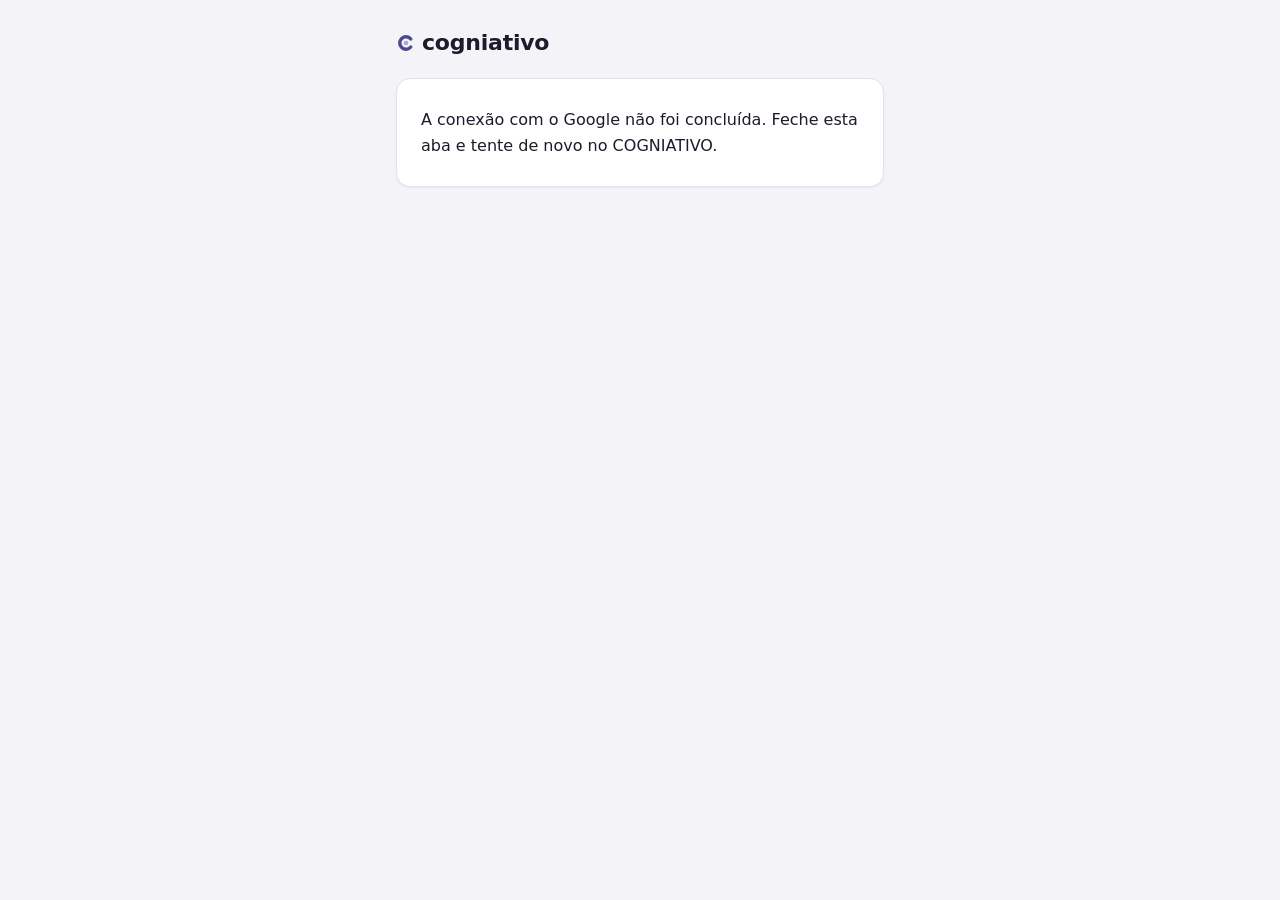
<file: conectar.html>
<!DOCTYPE html>
<!-- Sistema Clínico Digital VMC — conectar.html — Pacote 14.8.1 (23/11/2026) -->
<!-- Página para onde o Google devolve o profissional depois da tela de permissão ("Conectar Google Agenda"). Abre em outra
     aba, entrega ao servidor o que o Google devolveu (state + code) e só diz o resultado: nenhum dado, nenhum link.
     Fica no site, e não no Apps Script, porque o Apps Script não abre a página quando há mais de uma conta do Google
     no navegador. O endereço desta página está cadastrado na chave do botão (Google Cloud): não renomear. -->
<html lang="pt-BR">
<head>
<meta charset="UTF-8">
<!-- CSP: o único destino de rede do script é o servidor (Apps Script e o endereço para onde ele redireciona a resposta). -->
<meta http-equiv="Content-Security-Policy" content="default-src 'self'; script-src 'unsafe-inline'; style-src 'self' 'unsafe-inline' https://fonts.googleapis.com; font-src https://fonts.gstatic.com; img-src 'self' data:; connect-src https://script.google.com https://script.googleusercontent.com; object-src 'none'; base-uri 'self'; form-action 'none'">
<meta name="referrer" content="no-referrer">
<meta name="robots" content="noindex">
<meta name="viewport" content="width=device-width, initial-scale=1.0">
<title>COGNIATIVO</title>
<link rel="icon" href="marca/favicon.svg" type="image/svg+xml">
<link rel="icon" href="marca/favicon-32.png" sizes="32x32" type="image/png">
<link rel="apple-touch-icon" href="marca/apple-touch-icon.png">
<link rel="preconnect" href="https://fonts.googleapis.com">
<link rel="preconnect" href="https://fonts.gstatic.com" crossorigin>
<link href="https://fonts.googleapis.com/css2?family=Figtree:wght@400;500;600;700&display=swap" rel="stylesheet">
<link rel="stylesheet" href="docs/design/tokens.css">
<style>
  *{box-sizing:border-box;}
  body{
    margin:0;background:var(--c-bg);color:var(--c-ink);
    font-family:var(--f-text);font-size:16px;line-height:1.6;
  }
  .cx-wrap{max-width:520px;margin:0 auto;padding:24px 16px 48px;}
  .cx-marca{
    display:flex;align-items:flex-end;gap:6px;margin:8px 0 24px;
    font-family:var(--f-title);
  }
  .cx-marca-ico{display:block;flex-shrink:0;width:20px;height:20px;margin-bottom:1px;color:var(--c-action);}
  .cx-marca-nome{font-weight:600;font-size:22px;line-height:1;letter-spacing:-.01em;}
  .cx-card{
    background:var(--c-surface);border:1px solid var(--c-line);
    border-radius:var(--r-card);box-shadow:var(--sh-1);
    padding:28px 24px;
  }
  .cx-msg{margin:0;color:var(--c-ink);overflow-wrap:anywhere;}
</style>
</head>
<body>
<div class="cx-wrap">
  <div class="cx-marca">
    <svg class="cx-marca-ico" viewBox="0 0 64 64" aria-hidden="true"><path d="M47.32 19.14A20 20 0 1 0 47.32 44.86" fill="none" stroke="currentColor" stroke-width="11" stroke-linecap="round"/><circle cx="32" cy="32" r="7.5" style="fill:var(--c-marca-ponto)"/></svg>
    <span class="cx-marca-nome">cogniativo</span>
  </div>
  <div class="cx-card">
    <p class="cx-msg" id="cxMsg" role="status" data-resultado="esperando">Concluindo a conexão…</p>
  </div>
</div>
<script>
(function () {
  var APPS_SCRIPT_URL = 'https://script.google.com/macros/s/AKfycbx7kHrVq7KizCWCVeEhTpsBFcU36Vc1zUBWF1AuJxdPD3iO5K4LIPuZs2vXXr1OK94eAg/exec';
  var FRASE_OK = 'Agenda conectada. Você já pode fechar esta aba e voltar ao COGNIATIVO.';
  var FRASE_NAO = 'A conexão com o Google não foi concluída. Feche esta aba e tente de novo no COGNIATIVO.';
  var msg = document.getElementById('cxMsg');
  function mostrar(resultado) {
    msg.setAttribute('data-resultado', resultado);
    msg.textContent = resultado === 'conectada' ? FRASE_OK : FRASE_NAO;
  }
  var par;
  try { par = new URLSearchParams(window.location.search); } catch (e) { par = null; }
  var estado = par ? par.get('state') : '', codigo = par ? par.get('code') : '', recusa = par ? par.get('error') : '';
  // o que o Google devolveu sai do endereço na hora: não fica no histórico nem volta a ser enviado se a aba recarregar
  try { window.history.replaceState(null, '', window.location.pathname); } catch (e) { /* segue */ }
  if (!estado) { mostrar('erro'); return; }
  fetch(APPS_SCRIPT_URL, {
    method: 'POST',
    headers: { 'Content-Type': 'text/plain;charset=utf-8' },
    body: JSON.stringify({ acao: 'concluirConexaoAgenda', state: estado, code: codigo || '', error: recusa || '' })
  }).then(function (r) { return r.json(); })
    .then(function (d) { mostrar(d && d.resultado === 'conectada' ? 'conectada' : (d && d.resultado === 'negada' ? 'negada' : 'erro')); })
    .catch(function () { mostrar('erro'); });
})();
</script>
</body>
</html>
</file>
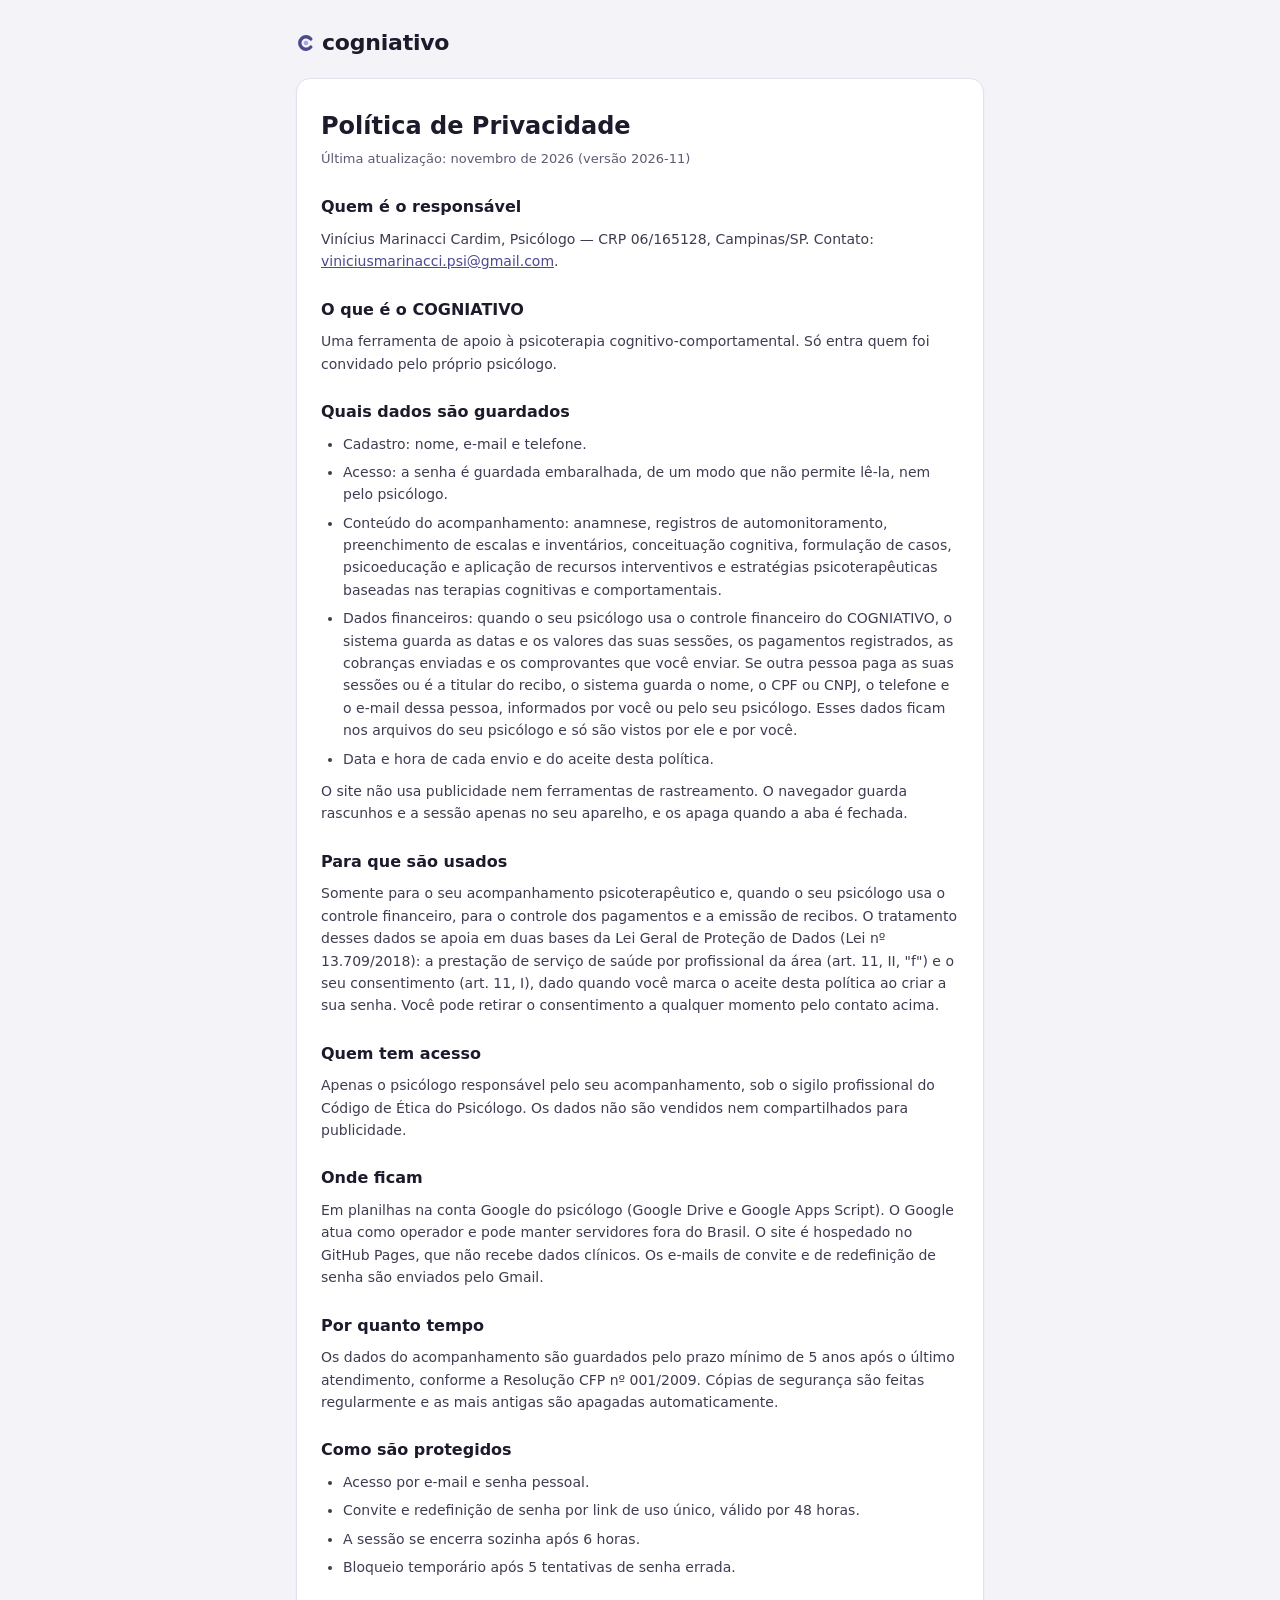
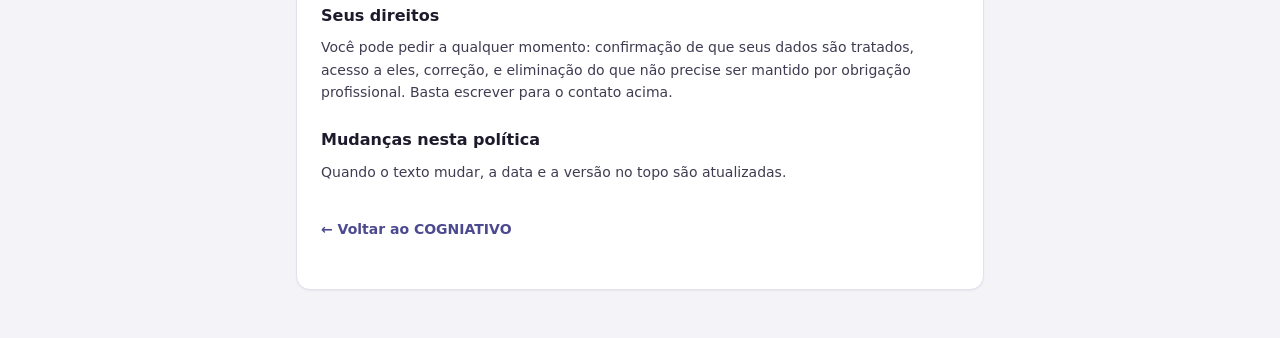
<file: privacidade.html>
<!DOCTYPE html>
<!-- Sistema Clínico Digital VMC — privacidade.html — Pacote 18.1.5 (03/10/2026); marca nova no Pacote 16.10 (10/10/2026) -->
<!-- Página pública de leitura: sem login, sem JavaScript de sistema. Tokens de docs/design/tokens.css. -->
<html lang="pt-BR">
<head>
<meta charset="UTF-8">
<!-- Pacote 18.8 (A8): CSP. Origem nova (script, fonte, fetch) só funciona depois de entrar nesta lista. -->
<meta http-equiv="Content-Security-Policy" content="default-src 'self'; script-src 'none'; style-src 'self' 'unsafe-inline' https://fonts.googleapis.com; font-src https://fonts.gstatic.com; img-src 'self' data:; object-src 'none'; base-uri 'self'; form-action 'none'">
<meta name="viewport" content="width=device-width, initial-scale=1.0">
<title>Política de Privacidade — COGNIATIVO</title>
<link rel="icon" href="marca/favicon.svg" type="image/svg+xml">
<link rel="icon" href="marca/favicon-32.png" sizes="32x32" type="image/png">
<link rel="apple-touch-icon" href="marca/apple-touch-icon.png">
<link rel="preconnect" href="https://fonts.googleapis.com">
<link rel="preconnect" href="https://fonts.gstatic.com" crossorigin>
<link href="https://fonts.googleapis.com/css2?family=Figtree:wght@400;500;600;700&display=swap" rel="stylesheet">
<link rel="stylesheet" href="docs/design/tokens.css">
<style>
  *{box-sizing:border-box;}
  body{
    margin:0;background:var(--c-bg);color:var(--c-ink);
    font-family:var(--f-text);font-size:14px;line-height:1.6;
  }
  .priv-wrap{max-width:720px;margin:0 auto;padding:24px 16px 48px;}
  /* Pacote 16.10: marca nova (horizontal só o nome, docs/design/marca/) */
  .priv-marca{
    display:flex;align-items:flex-end;gap:6px;margin:8px 0 24px;
    font-family:var(--f-title);
  }
  .priv-marca-ico{display:block;flex-shrink:0;width:20px;height:20px;margin-bottom:1px;color:var(--c-action);}
  .priv-marca-nome{font-weight:600;font-size:22px;line-height:1;letter-spacing:-.01em;}
  .priv-card{
    background:var(--c-surface);border:1px solid var(--c-line);
    border-radius:var(--r-card);box-shadow:var(--sh-1);
    padding:28px 24px;
  }
  h1{font-family:var(--f-title);font-weight:600;font-size:24px;margin:0 0 4px;}
  .priv-versao{color:var(--c-ink-3);font-size:13px;margin:0 0 20px;}
  h2{font-family:var(--f-title);font-weight:600;font-size:16px;margin:24px 0 8px;color:var(--c-ink);}
  p{margin:0 0 10px;color:var(--c-ink-2);}
  ul{margin:0 0 10px;padding-left:22px;color:var(--c-ink-2);}
  li{margin-bottom:6px;}
  a{color:var(--c-action);}
  a:focus-visible{outline:2px solid var(--c-action);outline-offset:2px;border-radius:4px;}
  .priv-voltar{
    display:inline-flex;align-items:center;min-height:44px;
    font-weight:600;text-decoration:none;
  }
  .priv-voltar:hover{text-decoration:underline;}
</style>
</head>
<body>
<div class="priv-wrap">
  <div class="priv-marca">
    <svg class="priv-marca-ico" viewBox="0 0 64 64" aria-hidden="true"><path d="M47.32 19.14A20 20 0 1 0 47.32 44.86" fill="none" stroke="currentColor" stroke-width="11" stroke-linecap="round"/><circle cx="32" cy="32" r="7.5" style="fill:var(--c-marca-ponto)"/></svg>
    <span class="priv-marca-nome">cogniativo</span>
  </div>

  <div class="priv-card">
    <h1>Política de Privacidade</h1>
    <p class="priv-versao">Última atualização: novembro de 2026 (versão 2026-11)</p>

    <h2>Quem é o responsável</h2>
    <p>Vinícius Marinacci Cardim, Psicólogo — CRP 06/165128, Campinas/SP. Contato: <a href="mailto:viniciusmarinacci.psi@gmail.com">viniciusmarinacci.psi@gmail.com</a>.</p>

    <h2>O que é o COGNIATIVO</h2>
    <p>Uma ferramenta de apoio à psicoterapia cognitivo-comportamental. Só entra quem foi convidado pelo próprio psicólogo.</p>

    <h2>Quais dados são guardados</h2>
    <ul>
      <li>Cadastro: nome, e-mail e telefone.</li>
      <li>Acesso: a senha é guardada embaralhada, de um modo que não permite lê-la, nem pelo psicólogo.</li>
      <li>Conteúdo do acompanhamento: anamnese, registros de automonitoramento, preenchimento de escalas e inventários, conceituação cognitiva, formulação de casos, psicoeducação e aplicação de recursos interventivos e estratégias psicoterapêuticas baseadas nas terapias cognitivas e comportamentais.</li>
      <li>Dados financeiros: quando o seu psicólogo usa o controle financeiro do COGNIATIVO, o sistema guarda as datas e os valores das suas sessões, os pagamentos registrados, as cobranças enviadas e os comprovantes que você enviar. Se outra pessoa paga as suas sessões ou é a titular do recibo, o sistema guarda o nome, o CPF ou CNPJ, o telefone e o e-mail dessa pessoa, informados por você ou pelo seu psicólogo. Esses dados ficam nos arquivos do seu psicólogo e só são vistos por ele e por você.</li>
      <li>Data e hora de cada envio e do aceite desta política.</li>
    </ul>
    <p>O site não usa publicidade nem ferramentas de rastreamento. O navegador guarda rascunhos e a sessão apenas no seu aparelho, e os apaga quando a aba é fechada.</p>

    <h2>Para que são usados</h2>
    <p>Somente para o seu acompanhamento psicoterapêutico e, quando o seu psicólogo usa o controle financeiro, para o controle dos pagamentos e a emissão de recibos. O tratamento desses dados se apoia em duas bases da Lei Geral de Proteção de Dados (Lei nº 13.709/2018): a prestação de serviço de saúde por profissional da área (art. 11, II, "f") e o seu consentimento (art. 11, I), dado quando você marca o aceite desta política ao criar a sua senha. Você pode retirar o consentimento a qualquer momento pelo contato acima.</p>

    <h2>Quem tem acesso</h2>
    <p>Apenas o psicólogo responsável pelo seu acompanhamento, sob o sigilo profissional do Código de Ética do Psicólogo. Os dados não são vendidos nem compartilhados para publicidade.</p>

    <h2>Onde ficam</h2>
    <p>Em planilhas na conta Google do psicólogo (Google Drive e Google Apps Script). O Google atua como operador e pode manter servidores fora do Brasil. O site é hospedado no GitHub Pages, que não recebe dados clínicos. Os e-mails de convite e de redefinição de senha são enviados pelo Gmail.</p>

    <h2>Por quanto tempo</h2>
    <p>Os dados do acompanhamento são guardados pelo prazo mínimo de 5 anos após o último atendimento, conforme a Resolução CFP nº 001/2009. Cópias de segurança são feitas regularmente e as mais antigas são apagadas automaticamente.</p>

    <h2>Como são protegidos</h2>
    <ul>
      <li>Acesso por e-mail e senha pessoal.</li>
      <li>Convite e redefinição de senha por link de uso único, válido por 48 horas.</li>
      <li>A sessão se encerra sozinha após 6 horas.</li>
      <li>Bloqueio temporário após 5 tentativas de senha errada.</li>
    </ul>

    <h2>Seus direitos</h2>
    <p>Você pode pedir a qualquer momento: confirmação de que seus dados são tratados, acesso a eles, correção, e eliminação do que não precise ser mantido por obrigação profissional. Basta escrever para o contato acima.</p>

    <h2>Mudanças nesta política</h2>
    <p>Quando o texto mudar, a data e a versão no topo são atualizadas.</p>

    <p style="margin-top:24px;"><a class="priv-voltar" href="index-dev.html">← Voltar ao COGNIATIVO</a></p>
  </div>
</div>
</body>
</html>
</file>
<file: docs/design/tokens.css>
/* ==========================================================================
   Sistema Clínico Digital VMC — tokens.css
   Direção: Consultório · paleta Lavanda clínica
   Gerado para o redesenho (brief 17/09/2026, entregável 6.2)

   Regra de cor por significado, na ordem de precedência:
   1. RISCO  — vermelho, e só vermelho, para ideação/autolesão/item de risco e erro de sistema.
   2. TIPO DE REGISTRO — ameixa para o Registro Negativo, verde-água para o Registro Positivo.
      É o código que o paciente já aprendeu: a cor diz que tipo de registro ele está fazendo.
   3. INSTRUMENTO — cada escala tem um par tinte/tinta estável em toda a interface.
   4. AÇÃO — índigo. Tudo que se clica, em qualquer módulo.
   5. ATENÇÃO — âmbar para pendência que o próprio usuário resolve. Nunca risco.
   As 5 etapas do modelo cognitivo (situação, emoções, reações físicas, pensamentos,
   comportamentos) NÃO têm cor própria: herdam a cor do tipo de registro e se distinguem
   por rótulo, ícone e indicador de progresso. Isso evita 10 matizes competindo na mesma tela.
   ========================================================================== */

:root {
  /* ---------- Superfície e tinta ---------- */
  --c-bg:            #F3F3F8;  /* fundo da aplicação */
  --c-bg-deep:       #E9E9F1;  /* fundo de área de documento e de prancha */
  --c-surface:       #FFFFFF;  /* cartão, modal, campo */
  --c-surface-sub:   #F7F6FB;  /* cartão interno, linha zebrada */
  --c-ink:           #1D1B2B;  /* texto principal  — 14.8:1 sobre --c-surface */
  --c-ink-2:         #3F3C52;  /* corpo secundário — 9.6:1 */
  --c-ink-3:         #5E5B73;  /* rótulo e metadado — 6.1:1 (mínimo permitido) */
  --c-ink-inv:       #F7F6FB;  /* texto sobre fundo índigo, ameixa ou teal cheio */

  /* ---------- Traço ---------- */
  --c-line-soft:     #F1F0F7;  /* divisor entre itens da mesma lista */
  --c-line-inner:    #ECEBF3;  /* borda de cartão interno */
  --c-line:          #E2E1EE;  /* borda de cartão e de barra de abas */
  --c-line-strong:   #D6D5E4;  /* borda de botão secundário, campo, moldura de tela */
  --c-line-alpha:    rgba(29,27,43,.08);  /* 16.5 r3: divisor sobre fundo tinte (herda o tom do fundo) */
  --c-scrim:         rgba(29,27,43,.45);  /* 16.5 r3: fundo escurecido atrás de folha inferior e modal */
  --c-inv-alpha:     rgba(255,255,255,.20); /* 16.5e: botão translúcido sobre cabeçalho cheio (índigo) */

  /* ---------- Ação · índigo ---------- */
  --c-action:        #4C4A8F;  /* botão primário, link, aba ativa, seleção */
  --c-action-hover:  #3D3B75;
  --c-action-press:  #34326A;
  --c-action-ring:   #C9C7E6;  /* anel de foco: 3px, offset 2px */
  --c-action-tint:   #E7E6F5;  /* fundo de ícone, monograma, chip selecionado leve */
  --c-action-ink:    #3D3A6B;  /* texto sobre o tinte índigo */
  --c-marca-ponto:   #A8A5E0;  /* Pacote 16.10: ponto do símbolo — sempre um tom mais claro que o C */
  --c-marca-quadro:  #3D3A6B;  /* Pacote 16.10: o C dentro do quadrado lavanda */

  /* ---------- Tipo de registro · o código semântico do paciente ----------
     Registro Negativo  = situação que fez mal   → ameixa
     Registro Positivo  = situação que fez bem   → verde-água
     Usado na borda lateral do cartão, no cabeçalho cumulativo, nos chips de item
     selecionado, na barra de progresso da etapa e no ponto da lista Meus Registros. */
  --c-reg-neg:       #8E4A6B;  /* 5.6:1 sobre branco — pode receber texto */
  --c-reg-neg-ink:   #7A3E59;  /* texto e ícone sobre branco ou sobre o tinte */
  --c-reg-neg-tint:  #F6E9EF;  /* fundo de chip, de cartão de etapa, de selo */
  --c-reg-neg-line:  #E8D3DD;  /* borda do cartão de Registro Negativo */
  --c-reg-pos:       #2F7D77;  /* 4.8:1 sobre branco */
  --c-reg-pos-ink:   #245F5A;
  --c-reg-pos-tint:  #E2F0EE;
  --c-reg-pos-line:  #C9E2DF;
  --c-reg-neg-mid:   #C69AB2;  /* 16.5: segmento atual do trilho (Negativo) — nunca recebe texto */
  --c-reg-pos-mid:   #8FBFBA;  /* 16.5: segmento atual do trilho (Positivo) — nunca recebe texto */

  /* ---------- Humor · 5 níveis, de ameixa (1) a verde-água (5); 3 é neutro (16.5) ----------
     Fundo da faixa na checagem breve; ink = número, rostinho i-humor-N e nome do nível. */
  --c-humor-1-bg:    #EFDCE4;  --c-humor-1-ink: #7A3E59;   /* Muito mal    · 6.3:1 */
  --c-humor-2-bg:    #F6E9EF;  --c-humor-2-ink: #7A3E59;   /* Mal          · 7.0:1 */
  --c-humor-3-bg:    #E7E6F5;  --c-humor-3-ink: #3D3A6B;   /* Mais ou menos· 8.6:1 — igual a --c-action-tint (neutro/ação) */
  --c-humor-4-bg:    #EAF4F2;  --c-humor-4-ink: #245F5A;   /* Bem          · 6.9:1 */
  --c-humor-5-bg:    #D9ECE9;  --c-humor-5-ink: #245F5A;   /* Muito bem    · 6.3:1 */

  /* ---------- Confirmação ---------- */
  --c-pos:           #2F7D77;  /* gravado com sucesso, preenchimento de progresso */
  --c-pos-ink:       #245F5A;
  --c-pos-tint:      #E2F0EE;

  /* ---------- Atenção · âmbar (pendência, nunca risco) ---------- */
  --c-warn:          #84591A;
  --c-warn-ink:      #6E4A12;
  --c-warn-tint:     #FBF0D8;
  --c-warn-line:     #EFDCAE;

  /* ---------- Risco e erro · vermelho (uso exclusivo) ---------- */
  --c-risk:          #A83E3E;  /* ícone de alerta, borda de campo com erro */
  --c-risk-ink:      #8F3333;  /* texto de alerta e de erro */
  --c-risk-tint:     #FBE7E7;  /* cartão de alerta de risco */
  --c-risk-line:     #F0CFCF;
  --c-risk-soft:     #FBEAEA;  /* selo de escore alto, fundo de humor 1 e 2 */
  --c-risk-ink-2:    #9A4040;

  /* ---------- Instrumentos · um par por escala ---------- */
  --c-phq9-tint:     #FBEAEA;
  --c-phq9-ink:      #9A4040;
  --c-gad7-tint:     #FBF0D8;
  --c-gad7-ink:      #84591A;
  --c-pss10-tint:    #FAF0DC;
  --c-pss10-ink:     #8B5520;
  --c-dass21-tint:   #EDEBF7;
  --c-dass21-ink:    #3D3A6B;
  --c-srq20-tint:    #E2F0EE;
  --c-srq20-ink:     #245F5A;
  --c-bdi2-tint:     #E7EBF5;  /* Pacote 17.0 — BDI-II, azul-ardósia */
  --c-bdi2-ink:      #35477F;
  --c-bai-tint:      #EAEFDC;  /* Pacote 17.0 — BAI, verde-oliva */
  --c-bai-ink:       #4F5B23;
  --c-bhs-tint:      #F0E8DC;  /* Pacote 17.1 — BHS, sépia */
  --c-bhs-ink:       #6A5236;
  --c-bss-tint:      #E6EAEE;  /* Pacote 17.1 — BSS, grafite-azulado */
  --c-bss-ink:       #3F4F5E;

  /* ---------- Módulos do menu · tinte de identificação ---------- */
  --c-mod-anamnese:  #E7E6F5;  /* Anamnese */
  --c-mod-auto:      #F6E9EF;  /* Automonitoramento */
  --c-mod-formul:    #EDEBF7;  /* Formulação Cognitivo-Comportamental */
  --c-mod-escalas:   #FBF0D8;  /* Escalas */
  --c-mod-psicoed:   #E2F0EE;  /* Psicoeducação */
  --c-mod-interv:    #EFEEF6;  /* Intervenções */

  /* ---------- Gráfico e desabilitado (nunca recebem texto por cima) ---------- */
  --c-chart-neg:     #C15C5C;
  --c-chart-neutro:  #AFADC0;
  --c-chart-pos:     #59A39C;
  --c-chart-vazio:   #E2E1EE;
  --c-disabled-bg:   #E2E1EE;
  --c-disabled-ink:  #6E6B80;

  /* ---------- Tipografia ---------- */
  --f-title: 'Figtree', system-ui, sans-serif; /* 16.4.5: títulos em Figtree 600 — nenhuma serifa no app */
  --f-text:  'Figtree', system-ui, sans-serif; /* tudo que se lê ou se clica */

  --t-display:   600 32px/1.2 var(--f-title);
  --t-h1:        600 27px/1.2 var(--f-title);
  --t-h2:        600 24px/1.25 var(--f-title);
  --t-h2-sm:     600 22px/1.25 var(--f-title);  /* 16.5: título da etapa no celular */
  --t-h3:        600 20px/1.3 var(--f-title);
  --t-h4:        600 18px/1.3 var(--f-title);
  --t-num:       600 19px/1.1 var(--f-title);
  --t-legend:    400 14px/1.2 var(--f-text);    /* 16.5: palavra da legenda sob o número da escala */
  --t-body-lg:   400 16px/1.5 var(--f-text);
  --t-body:      400 14px/1.5 var(--f-text);
  --t-body-sm:   400 13px/1.45 var(--f-text);
  --t-label:     700 12px/1.3 var(--f-text);
  --t-action:    600 14px/1.2 var(--f-text);
  --ls-label:    .08em;
  --num-tnum:    'tnum' 1;   /* font-feature-settings de escore, data e hora */

  /* ---------- Espaço ---------- */
  --s-1: 4px;  --s-2: 8px;  --s-3: 12px; --s-4: 16px;
  --s-5: 20px; --s-6: 24px; --s-7: 32px; --s-8: 40px; --s-9: 56px;

  /* ---------- Raio ---------- */
  --r-chip:  999px;  /* chip, botão Likert, pílula */
  --r-field: 10px;   /* campo e botão */
  --r-card:  14px;   /* cartão e modal */
  --r-sheet: 20px;   /* folha inferior no celular */
  --r-frame: 36px;   /* moldura de tela de celular */

  /* ---------- Sombra ---------- */
  --sh-1: 0 1px 2px rgba(29,27,43,.05);                        /* cartão em repouso */
  --sh-2: 0 6px 18px rgba(29,27,43,.10);                       /* cartão em hover */
  --sh-3: 0 18px 44px rgba(29,27,43,.18);                      /* modal e folha */
  --sh-bar: 0 -1px 0 var(--c-line), 0 -8px 20px rgba(29,27,43,.05); /* barra fixa */

  /* ---------- Alvo de toque e movimento ---------- */
  --hit-min:   44px;  /* mínimo absoluto */
  --hit-likert: 48px; /* botão circular Likert no celular */
  --hit-face:   56px; /* 16.5: faixa de nível de humor */
  --w-likert-col: 70px; /* 16.5: coluna mínima da escala 1–5 (cabe "Totalmente" a 14px) */
  --hit-thumb:  44px; /* 16.5 r3: marcador da barra deslizante */
  --w-slider-desktop: 400px; /* 16.5 r3: largura da barra deslizante na coluna direita do computador */
  --dur-fast:  120ms;
  --dur:       200ms;
  --ease:      cubic-bezier(.2,.8,.3,1);

  /* ---------- Apelidos (Pacote 16.0): nomes citados nas pranchas 03/05 que não existiam aqui ---------- */
  --c-bg-page:    var(--c-bg);
  --c-surface-2:  var(--c-surface-sub);
  --c-ink-4:      var(--c-ink-3);
  --c-placeholder: var(--c-ink-3);
  --c-bg-app:     var(--c-bg);
  --t-quote:      italic 400 18px/1.5 var(--f-title);
}

/* ---------- Tema escuro ---------- */
@media (prefers-color-scheme: dark) {
  :root {
    --c-bg:          #14131C;
    --c-bg-deep:     #0F0E16;
    --c-surface:     #1E1C29;
    --c-surface-sub: #252333;
    --c-ink:         #EDECF4;
    --c-ink-2:       #C6C4D4;
    --c-ink-3:       #9C99AD;
    --c-ink-inv:     #14131C;
    --c-line-soft:   #262436;
    --c-line-inner:  #2B2940;
    --c-line:        #322F47;
    --c-line-strong: #3E3B57;
    --c-line-alpha:  rgba(255,255,255,.10);
    --c-scrim:       rgba(0,0,0,.60);
    --c-inv-alpha:   rgba(255,255,255,.14);
    --c-action:      #A8A5E0;
    --c-action-hover:#B8B5EA;
    --c-action-press:#9895D6;
    --c-action-ring: #4C4A8F;
    --c-action-tint: #262441;
    --c-action-ink:  #C4C2EE;
    --c-marca-ponto: #C4C2EE;
    --c-marca-quadro:#A8A5E0;
    --c-reg-neg:     #D79BB6;
    --c-reg-neg-ink: #E4B4C9;
    --c-reg-neg-tint:#2E2130;
    --c-reg-neg-line:#45304A;
    --c-reg-pos:     #6FC0B8;
    --c-reg-pos-ink: #8FD3CC;
    --c-reg-pos-tint:#16302E;
    --c-reg-pos-line:#234945;
    --c-reg-neg-mid: #7E4E68;
    --c-reg-pos-mid: #3F7A75;
    --c-humor-1-bg: #3A2436; --c-humor-1-ink: #E4B4C9;
    --c-humor-2-bg: #2E2130; --c-humor-2-ink: #E4B4C9;
    --c-humor-3-bg: #262441; --c-humor-3-ink: #C4C2EE;
    --c-humor-4-bg: #16302E; --c-humor-4-ink: #8FD3CC;
    --c-humor-5-bg: #1C3D3A; --c-humor-5-ink: #8FD3CC;
    --c-pos:         #6FC0B8;
    --c-pos-ink:     #8FD3CC;
    --c-pos-tint:    #16302E;
    --c-warn:        #E2B45C;
    --c-warn-ink:    #EFC97F;
    --c-warn-tint:   #32270F;
    --c-warn-line:   #4C3C18;
    --c-risk:        #E98787;
    --c-risk-ink:    #F2A5A5;
    --c-risk-tint:   #35181B;
    --c-risk-line:   #512427;
    --c-risk-soft:   #35181B;
    --c-risk-ink-2:  #F2A5A5;
    --c-phq9-tint:   #35181B; --c-phq9-ink:   #F2A5A5;
    --c-gad7-tint:   #32270F; --c-gad7-ink:   #EFC97F;
    --c-pss10-tint:  #33240F; --c-pss10-ink:  #EDC182;
    --c-dass21-tint: #262441; --c-dass21-ink: #C4C2EE;
    --c-srq20-tint:  #16302E; --c-srq20-ink:  #8FD3CC;
    --c-bdi2-tint:   #1B2135; --c-bdi2-ink:   #A9B9E8;
    --c-bai-tint:    #232815; --c-bai-ink:    #C3CE8E;
    --c-bhs-tint:    #2A2418; --c-bhs-ink:    #D2BE9A;
    --c-bss-tint:    #1E252C; --c-bss-ink:    #AEBFCD;
    --c-chart-neg:   #D97A7A;
    --c-chart-neutro:#6E6B85;
    --c-chart-pos:   #5FAFA8;
    --c-chart-vazio: #2B2940;
    --c-disabled-bg: #2B2940;
    --c-disabled-ink:#7C798E;
    --sh-1: 0 1px 2px rgba(0,0,0,.4);
    --sh-2: 0 6px 18px rgba(0,0,0,.45);
    --sh-3: 0 18px 44px rgba(0,0,0,.55);
  }
}

/* ---------- Base mínima ---------- */
*, *::before, *::after { box-sizing: border-box; }
body { margin: 0; background: var(--c-bg); color: var(--c-ink); font: var(--t-body); -webkit-font-smoothing: antialiased; }
a { color: var(--c-action); }
a:hover { color: var(--c-action-hover); }
:focus-visible { outline: 3px solid var(--c-action-ring); outline-offset: 2px; border-radius: var(--r-field); }
.num { font: var(--t-num); font-feature-settings: var(--num-tnum); }

@media (prefers-reduced-motion: reduce) {
  *, *::before, *::after { animation-duration: .01ms !important; transition-duration: .01ms !important; }
}
</file>
